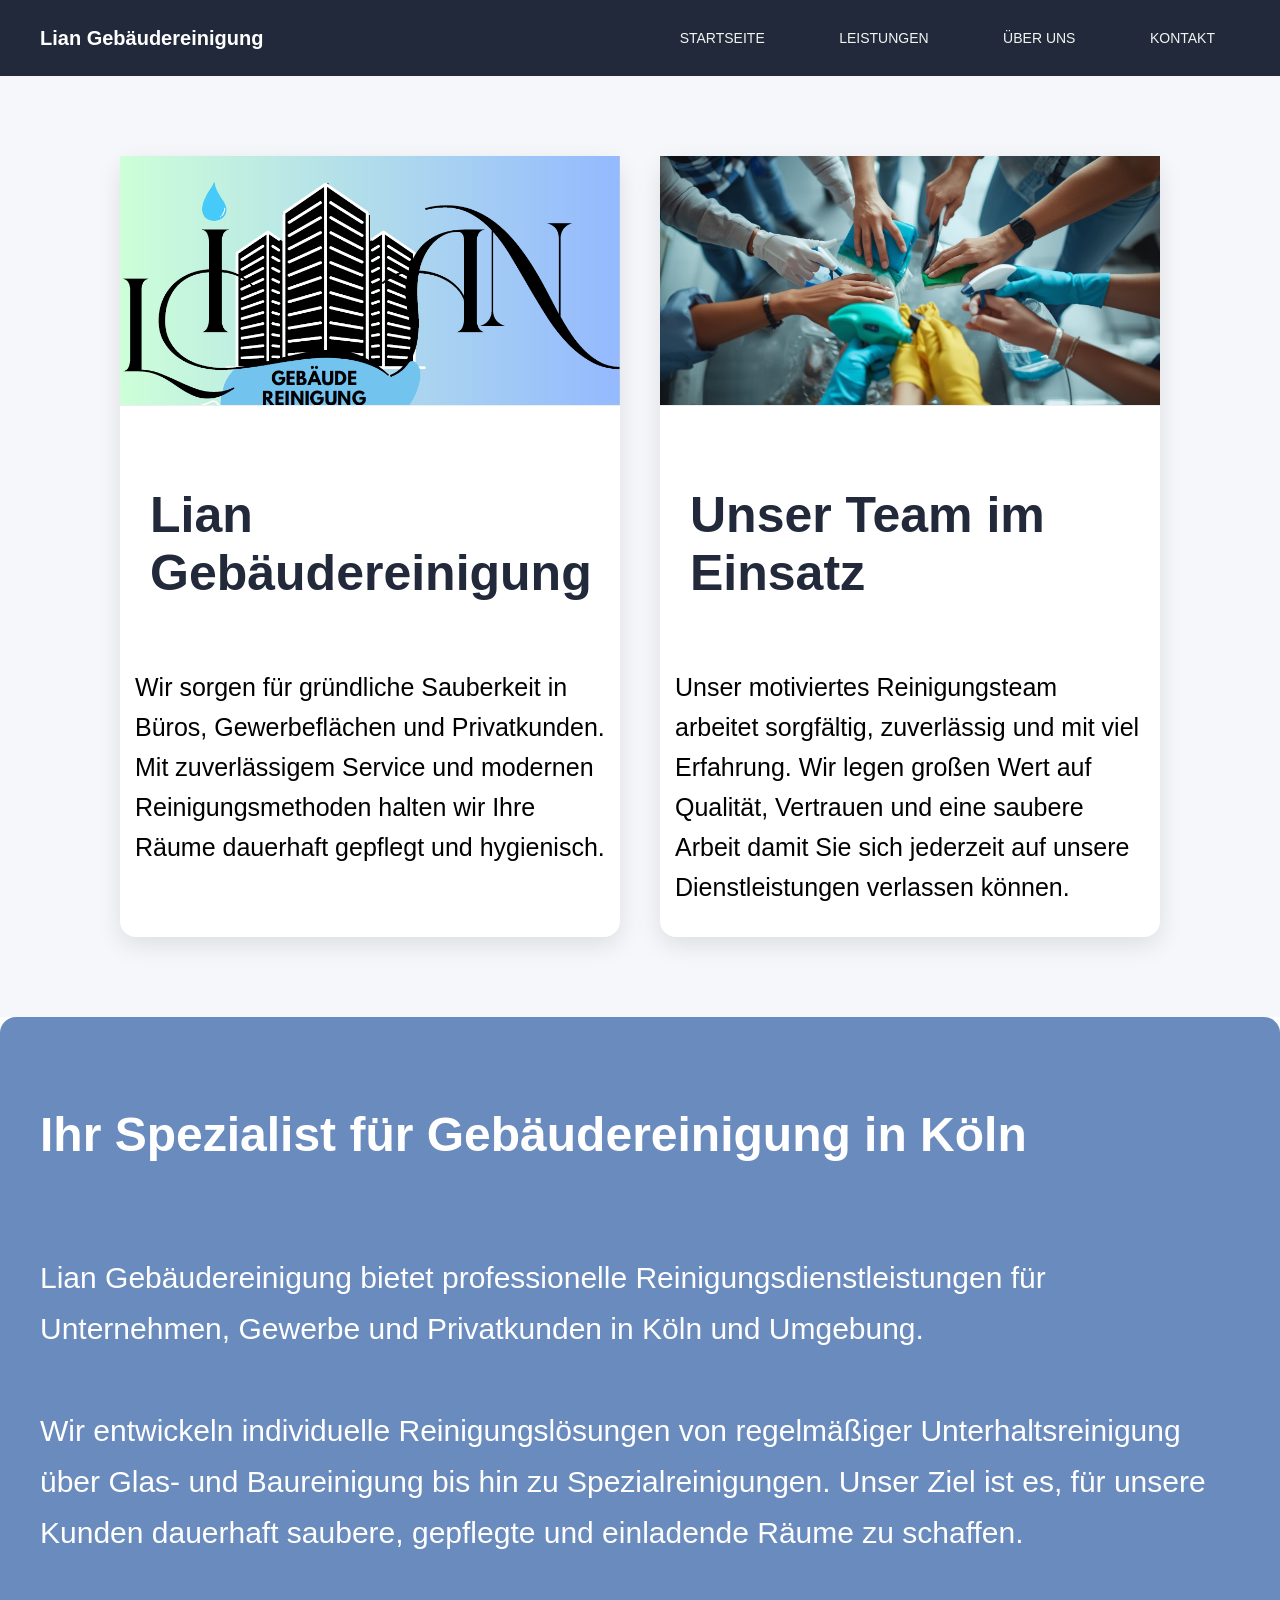
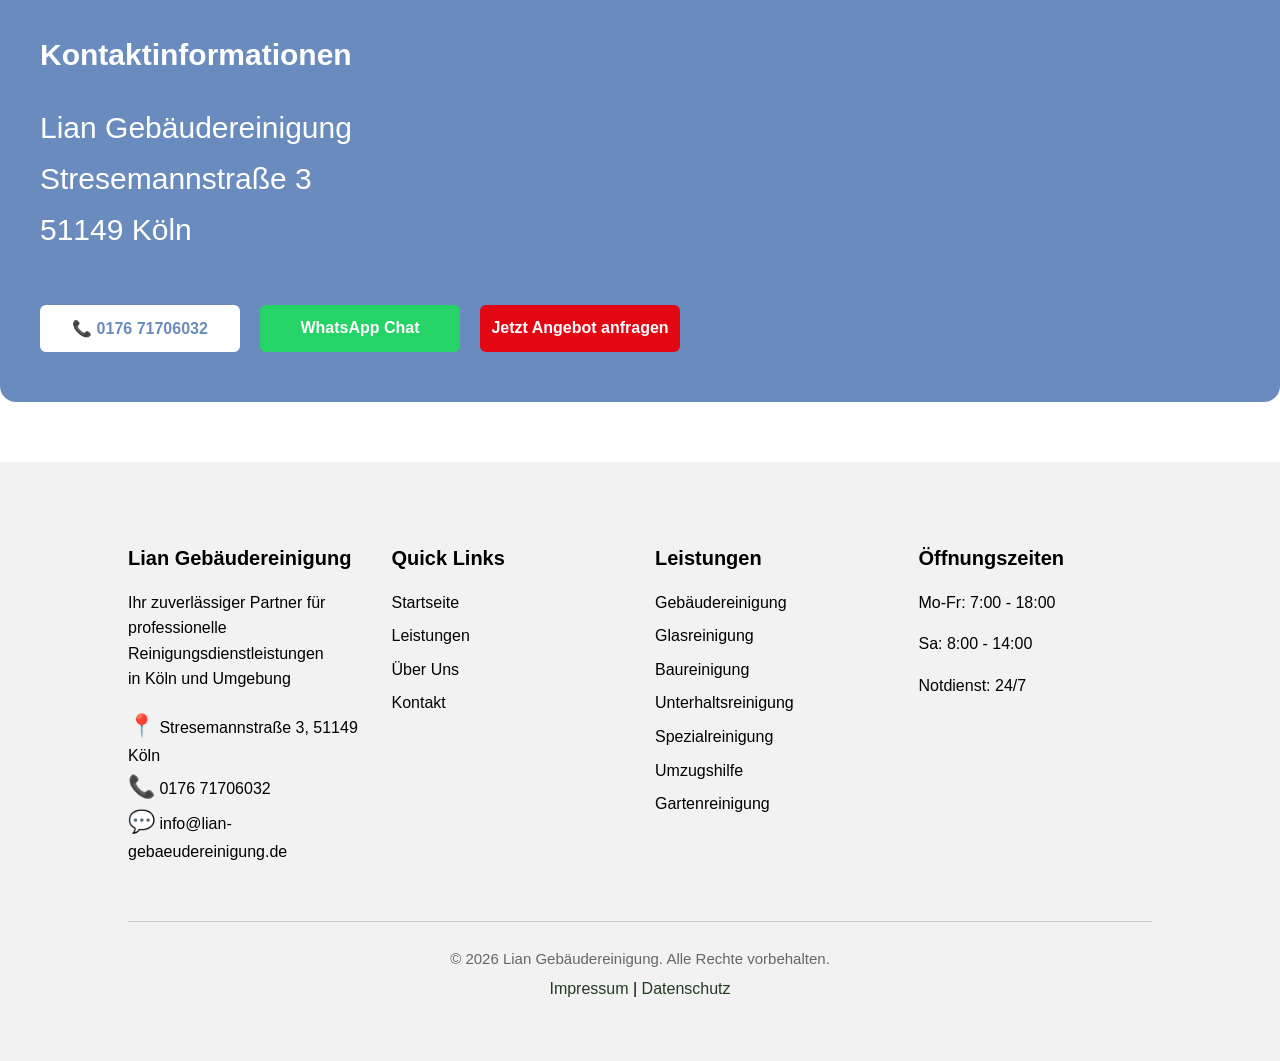
<file: index.html>
<!DOCTYPE html>
<html lang="de">
<head>
<meta charset="UTF-8">
<meta name="viewport" content="width=device-width, initial-scale=1.0">
<title>Lian Gebäudereinigung</title>
<meta name="description" content="Professionelle Gebäudereinigung in Köln für Unternehmen, Praxen, Kindergärten und Privatkunden.">
<meta name="keywords" content="Gebäudereinigung Köln, Büroreinigung, Praxisreinigung, Kindergärten, Treppenhausreinigung, Glasreinigung, Unterhaltsreinigung">
<link rel="stylesheet" href="/css/web.css">
<script type="application/ld+json">
  {
    "@context": "https://schema.org",
    "@type": "LocalBusiness",
    "name": "Lian Gebäudereinigung",
    "image": "https://www.lian-gebaeudereinigung/images/logo.png",
    "address": {
      "@type": "PostalAddress",
      "streetAddress": "Stresemannstraße 3",
      "addressLocality": "Köln",
      "postalCode": "51149",
      "addressCountry": "DE"
    },
    "telephone": "+4917671706032",
    "email": "info@lian-gebaeudereinigung.de",
    "openingHours": "Mo-Fr 07:00-18:00, Sa 08:00-14:00",
    "url": "https://www.lian-gebaeudereinigung.de"
    ]
  }
  </script>
</head>
<body>

<!-- NAVBAR -->
<header class="navbar">
  <a href="index.html" class="logo">Lian Gebäudereinigung</a>
  <nav>
    <a href="/" class="active">STARTSEITE</a>
    <a href="/leistungen/">LEISTUNGEN</a>
    <a href="/ueber-uns/">ÜBER UNS</a>
    <a href="/kontakt/">KONTAKT</a>
</nav>
</header>

<!-- HERO SECTION mit Gebäudereinigung + Team nebeneinander -->
<section class="hero">
  <div class="hero-container">
    <div class="highlight-card">
      <div class="highlight-image">
        <img src="images/Logo.png" alt="Gebäudereinigung">
      </div>
      <div class="highlight-text">
        <h3>Lian Gebäudereinigung</h3>
        <p>
          Wir sorgen für gründliche Sauberkeit in Büros, Gewerbeflächen und Privatkunden. 
          Mit zuverlässigem Service und modernen Reinigungsmethoden halten wir Ihre Räume 
          dauerhaft gepflegt und hygienisch.
          </p>
      </div>
    </div>

    <!-- Team Highlight -->
    <div class="team-card highlight-card">
      <div class="highlight-image">
        <img src="images/Team-Work.png" alt="Unser Reinigungsteam">
      </div>
      <div class="highlight-text">
        <h3>Unser Team im Einsatz</h3>
        <p>Unser motiviertes Reinigungsteam arbeitet sorgfältig, zuverlässig und mit viel 
          Erfahrung. Wir legen großen Wert auf Qualität, Vertrauen und eine saubere Arbeit
          damit Sie sich jederzeit auf unsere Dienstleistungen verlassen können.</p>
      </div>
    </div>

  </div>
</section>

<!-- INFO SECTION -->
<section class="info">
  <h1>Ihr Spezialist für Gebäudereinigung in Köln</h1>  
  <p>
    Lian Gebäudereinigung bietet professionelle Reinigungsdienstleistungen 
    für Unternehmen, Gewerbe und Privatkunden in Köln und Umgebung.<br><br>

    Wir entwickeln individuelle Reinigungslösungen von regelmäßiger 
    Unterhaltsreinigung über Glas- und Baureinigung bis hin zu 
    Spezialreinigungen. Unser Ziel ist es, für unsere Kunden dauerhaft saubere, gepflegte 
    und einladende Räume zu schaffen.
  </p>
  
  <h2>Kontaktinformationen</h2>
  <p class="address">
    Lian Gebäudereinigung <br>
    Stresemannstraße 3 <br>
    51149 Köln
  </p>

  <div class="contact-buttons">
    <a href="tel:+4917671706032" class="phone">📞 0176 71706032</a>
    <a href="https://wa.me/4917671706032" class="whatsapp">WhatsApp Chat</a>
    <a href="kontakt/" class="btn-primary">Jetzt Angebot anfragen</a>
  </div>
</section>

<!-- FOOTER -->
<link rel="stylesheet" href="/css/Footerstyle.css">
<div id="footer-placeholder"></div>
<script src="script.js"></script>

</body>
</html>
</file>
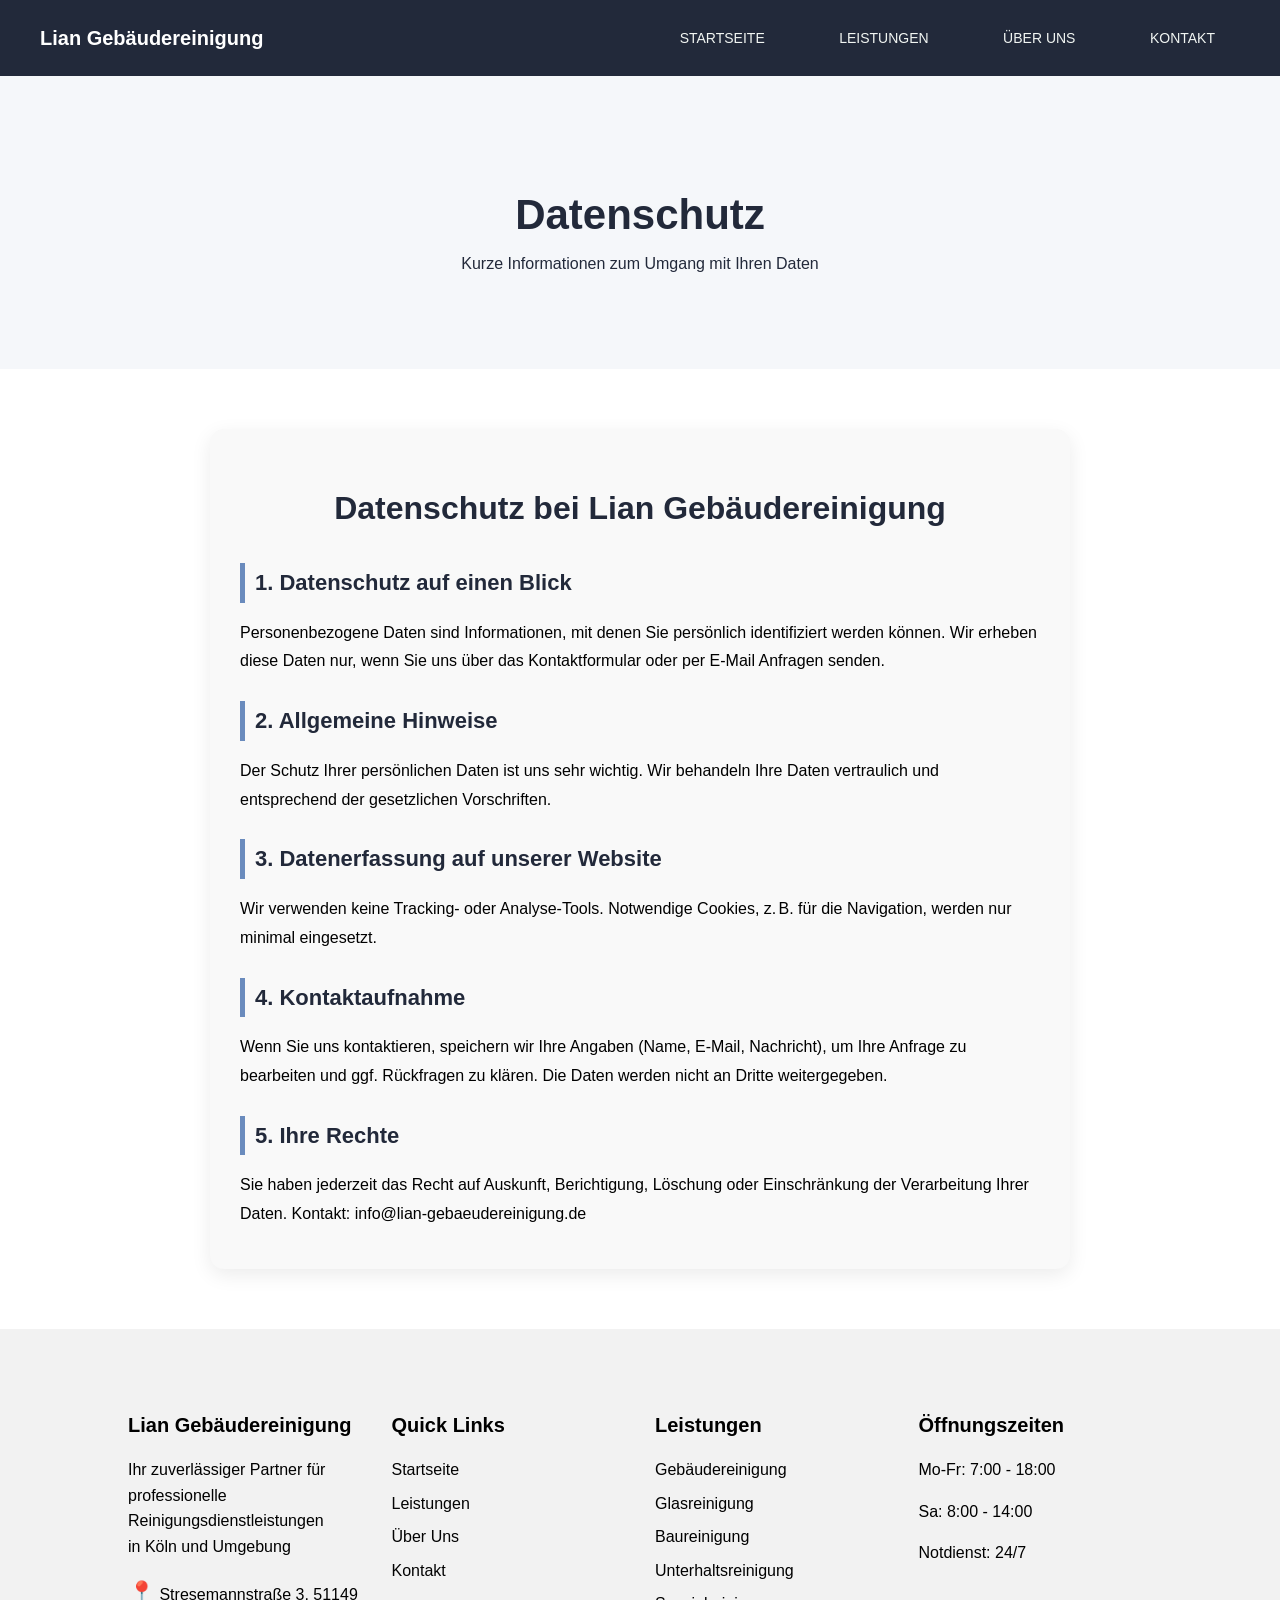
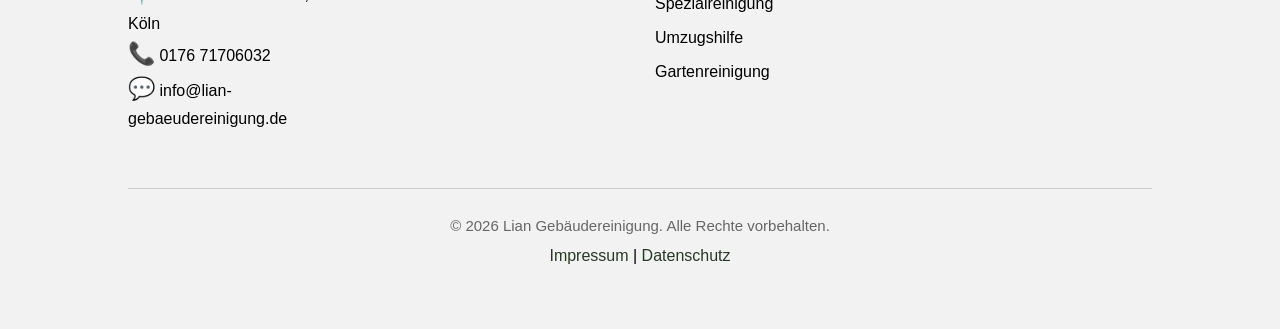
<file: datenschutz/index.html>
<!DOCTYPE html>
<html lang="de">
<head>
  <meta charset="UTF-8">
  <meta name="viewport" content="width=device-width, initial-scale=1.0">
  <title>Datenschutz - Lian Gebäudereinigung</title>
  <link rel="stylesheet" href="/css/web.css">
  <style>
    .datenschutz-container {
      max-width: 900px;
      margin: 60px auto;
      padding: 0 20px;
      color: #333;
      font-size: 16px;
      line-height: 1.8;
    }
    .datenschutz-container h2 {
      font-size: 32px;
      color: #22293A;
      margin-bottom: 25px;
      text-align: center;
      font-weight: 600;
    }
    .datenschutz-container h3 {
      font-size: 22px;
      color: #22293A;
      margin-top: 25px;
      margin-bottom: 10px;
      border-left: 5px solid #6A8BBD;
      padding-left: 10px;
    }
    .datenschutz-container p, .datenschutz-container ul, .datenschutz-container a {
      font-size: 16px;
      color: #000000;
      margin-bottom: 15px;
      text-decoration: none;
    }
    .datenschutz-container a:hover {
      color: #6A8BBD;
      text-decoration: underline;
    }
    .datenschutz-box {
      background: #f9f9f9;
      padding: 25px 30px;
      border-radius: 14px;
      box-shadow: 0 6px 20px rgba(0,0,0,0.08);
      margin-bottom: 30px;
    }
  </style>
</head>
<body>

<header class="navbar">
  <a href="/" class="logo">Lian Gebäudereinigung</a>
  <nav>
    <a href="/">STARTSEITE</a>
    <a href="/leistungen/">LEISTUNGEN</a>
    <a href="/ueber-uns/">ÜBER UNS</a>
    <a href="/kontakt/">KONTAKT</a>
</nav>
</header>

<section class="hero">
  <h1>Datenschutz</h1>
  <p>Kurze Informationen zum Umgang mit Ihren Daten</p>
</section>

<section class="datenschutz-container">
  <div class="datenschutz-box">
    <h2>Datenschutz bei Lian Gebäudereinigung</h2>

    <h3>1. Datenschutz auf einen Blick</h3>
    <p>
      Personenbezogene Daten sind Informationen, mit denen Sie persönlich identifiziert werden können. 
      Wir erheben diese Daten nur, wenn Sie uns über das Kontaktformular oder per E-Mail Anfragen senden.
    </p>

    <h3>2. Allgemeine Hinweise</h3>
    <p>
      Der Schutz Ihrer persönlichen Daten ist uns sehr wichtig. Wir behandeln Ihre Daten vertraulich und entsprechend der gesetzlichen Vorschriften.
    </p>

    <h3>3. Datenerfassung auf unserer Website</h3>
    <p>
      Wir verwenden keine Tracking- oder Analyse-Tools. Notwendige Cookies, z. B. für die Navigation, werden nur minimal eingesetzt.
    </p>

    <h3>4. Kontaktaufnahme</h3>
    <p>
      Wenn Sie uns kontaktieren, speichern wir Ihre Angaben (Name, E-Mail, Nachricht), um Ihre Anfrage zu bearbeiten und ggf. Rückfragen zu klären. 
      Die Daten werden nicht an Dritte weitergegeben.
    </p>

    <h3>5. Ihre Rechte</h3>
    <p>
      Sie haben jederzeit das Recht auf Auskunft, Berichtigung, Löschung oder Einschränkung der Verarbeitung Ihrer Daten. 
      Kontakt: <a href="mailto:info@lian-gebaeudereinigung.de">info@lian-gebaeudereinigung.de</a>
    </p>
  </div>
</section>

<link rel="stylesheet" href="/css/Footerstyle.css">
<div id="footer-placeholder"></div>
<script src="/script.js?v=3" defer></script>

</body>
</html>
</file>
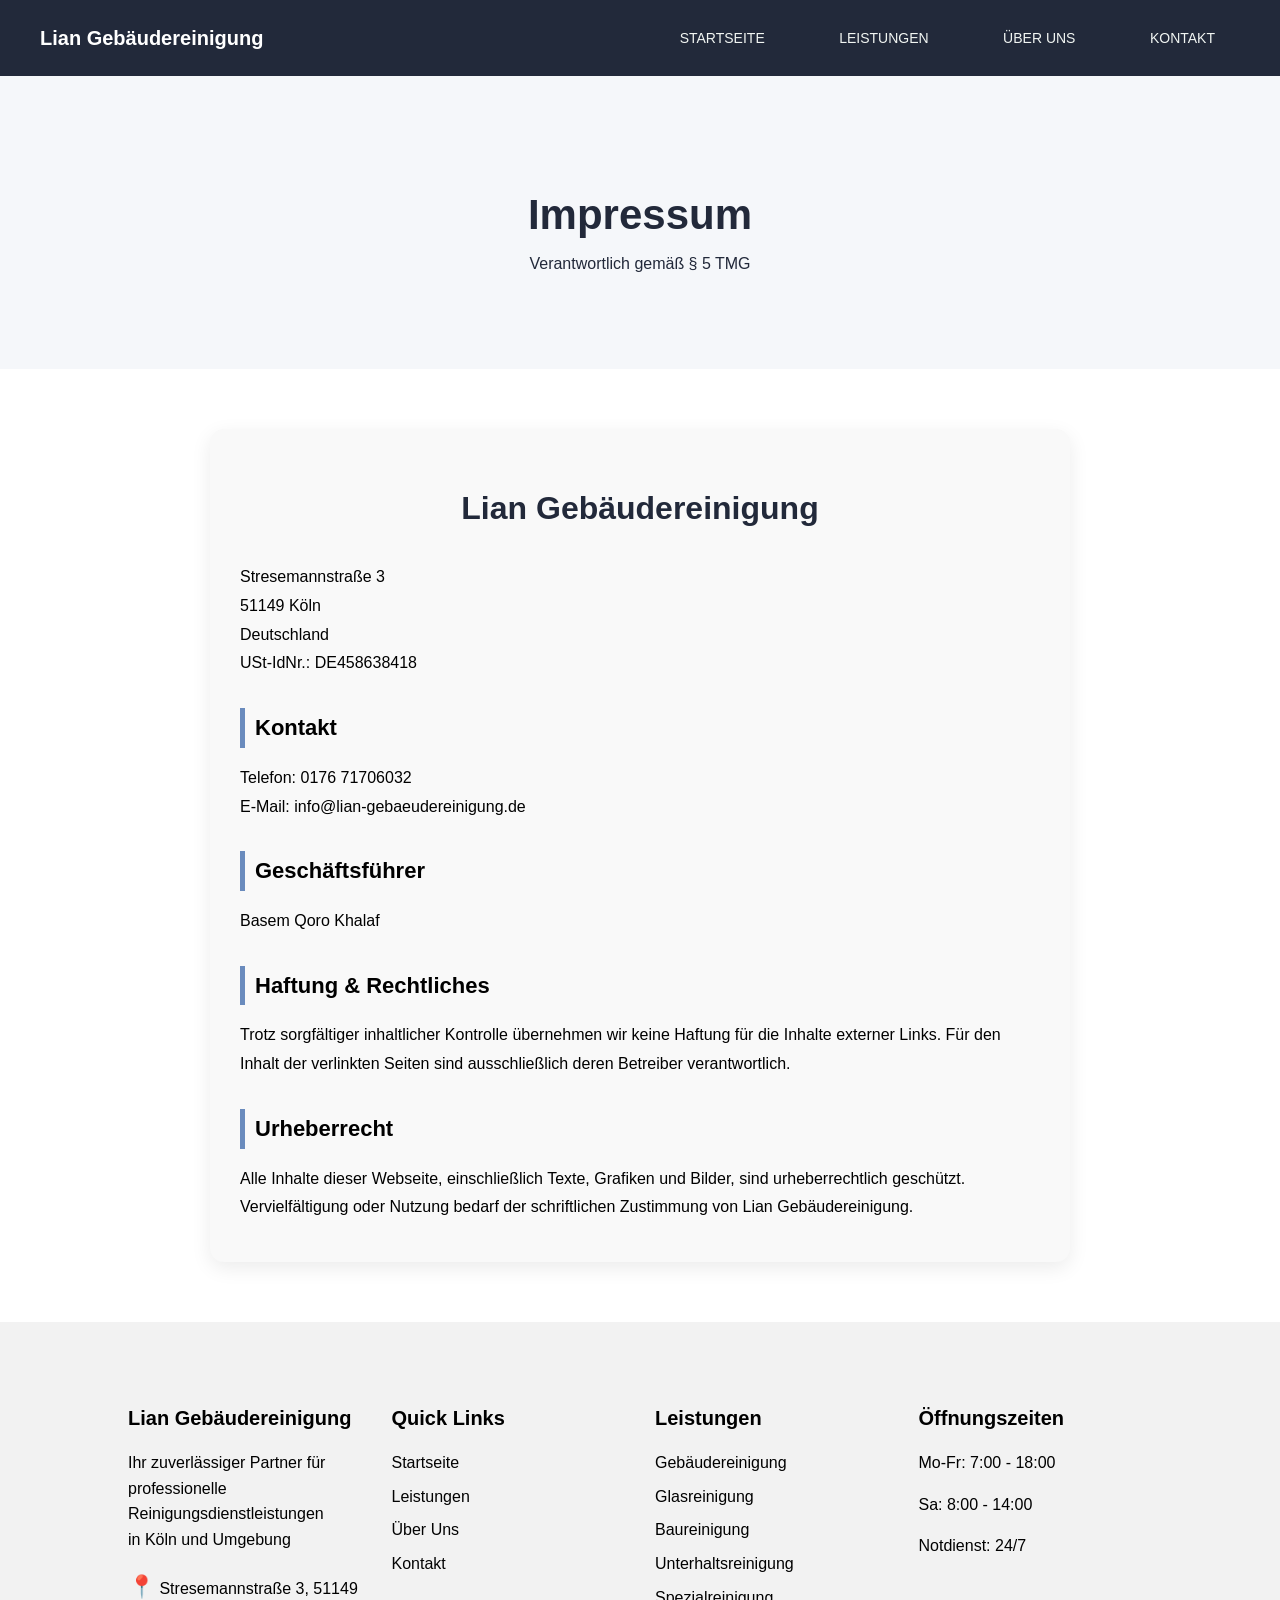
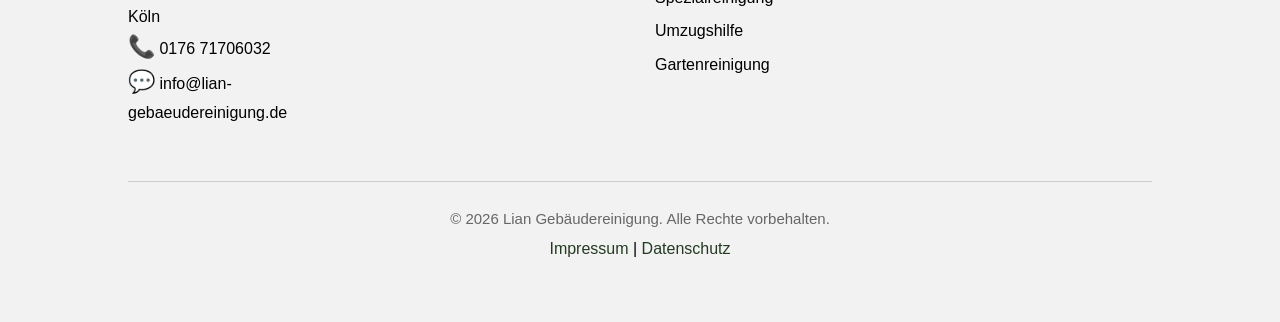
<file: impressum/index.html>
<!DOCTYPE html>
<html lang="de">
<head>
  <meta charset="UTF-8">
  <meta name="viewport" content="width=device-width, initial-scale=1.0">
  <title>Impressum - Lian Gebäudereinigung</title>
  <link rel="stylesheet" href="/css/web.css">
  <style>
    /* ===== IMPRESSUM SPEZIFISCH ===== */
    .impressum-container {
      max-width: 900px;
      margin: 60px auto;
      padding: 0 20px;
      color: #7a0f0f;
      font-size: 16px;
      line-height: 1.8;
    }
    .impressum-container h2 {
      font-size: 32px;
      color: #22293a;
      margin-bottom: 25px;
      text-align: center;
      font-weight: 600;
    }
    .impressum-container h3 {
      font-size: 22px;
      color: #000000;
      margin-top: 30px;
      margin-bottom: 10px;
      border-left: 5px solid #6A8BBD;
      padding-left: 10px;
    }
    .impressum-container p, 
    .impressum-container a {
      font-size: 16px;
      color: #000000;
      margin-bottom: 15px;
      text-decoration: none;
    }
    .impressum-container a:hover {
      color: #6A8BBD;
      text-decoration: underline;
    }
    /* Box für Inhalte */
    .impressum-box {
      background: #f9f9f9;
      padding: 25px 30px;
      border-radius: 14px;
      box-shadow: 0 6px 20px rgba(0,0,0,0.08);
      margin-bottom: 30px;
      transition: transform 0.3s ease, box-shadow 0.3s ease;
    }
    .impressum-box:hover {
      transform: translateY(-3px);
      box-shadow: 0 12px 30px rgba(0,0,0,0.12);
    }
  </style>
</head>
<body>

<!-- ===== NAVBAR ===== -->
<header class="navbar">
  <a href="/" class="logo">Lian Gebäudereinigung</a>
  <nav>
    <a href="/">STARTSEITE</a>
    <a href="/leistungen/">LEISTUNGEN</a>
    <a href="/ueber-uns/">ÜBER UNS</a>
    <a href="/kontakt/">KONTAKT</a>
  </nav>
</header>

<!-- ===== HERO ===== -->
<section class="hero">
  <h1>Impressum</h1>
  <p>Verantwortlich gemäß § 5 TMG</p>
</section>

<!-- ===== IMPRESSUM CONTENT ===== -->
<section class="impressum-container">

  <div class="impressum-box">
    <h2>Lian Gebäudereinigung</h2>
    <p>
      Stresemannstraße 3<br>
      51149 Köln<br>
      Deutschland<br>
      USt-IdNr.: DE458638418
    </p>

    <h3>Kontakt</h3>
    <p>
      Telefon: <a href="tel:017671706032">0176 71706032</a><br>
      E-Mail: <a href="mailto:info@lian-gebaeudereinigung.de">info@lian-gebaeudereinigung.de</a>
    </p>

    <h3>Geschäftsführer</h3>
    <p>Basem Qoro Khalaf</p>

    <h3>Haftung & Rechtliches</h3>
    <p>
      Trotz sorgfältiger inhaltlicher Kontrolle übernehmen wir keine Haftung für die Inhalte externer Links. 
      Für den Inhalt der verlinkten Seiten sind ausschließlich deren Betreiber verantwortlich.
    </p>

    <h3>Urheberrecht</h3>
    <p>
      Alle Inhalte dieser Webseite, einschließlich Texte, Grafiken und Bilder, sind urheberrechtlich geschützt.
      Vervielfältigung oder Nutzung bedarf der schriftlichen Zustimmung von Lian Gebäudereinigung.
    </p>
  </div>

</section>

<!-- ===== FOOTER ===== -->
<link rel="stylesheet" href="/css/Footerstyle.css">
<div id="footer-placeholder"></div>
<script src="/script.js?v=3" defer></script>

</body>
</html>
</file>
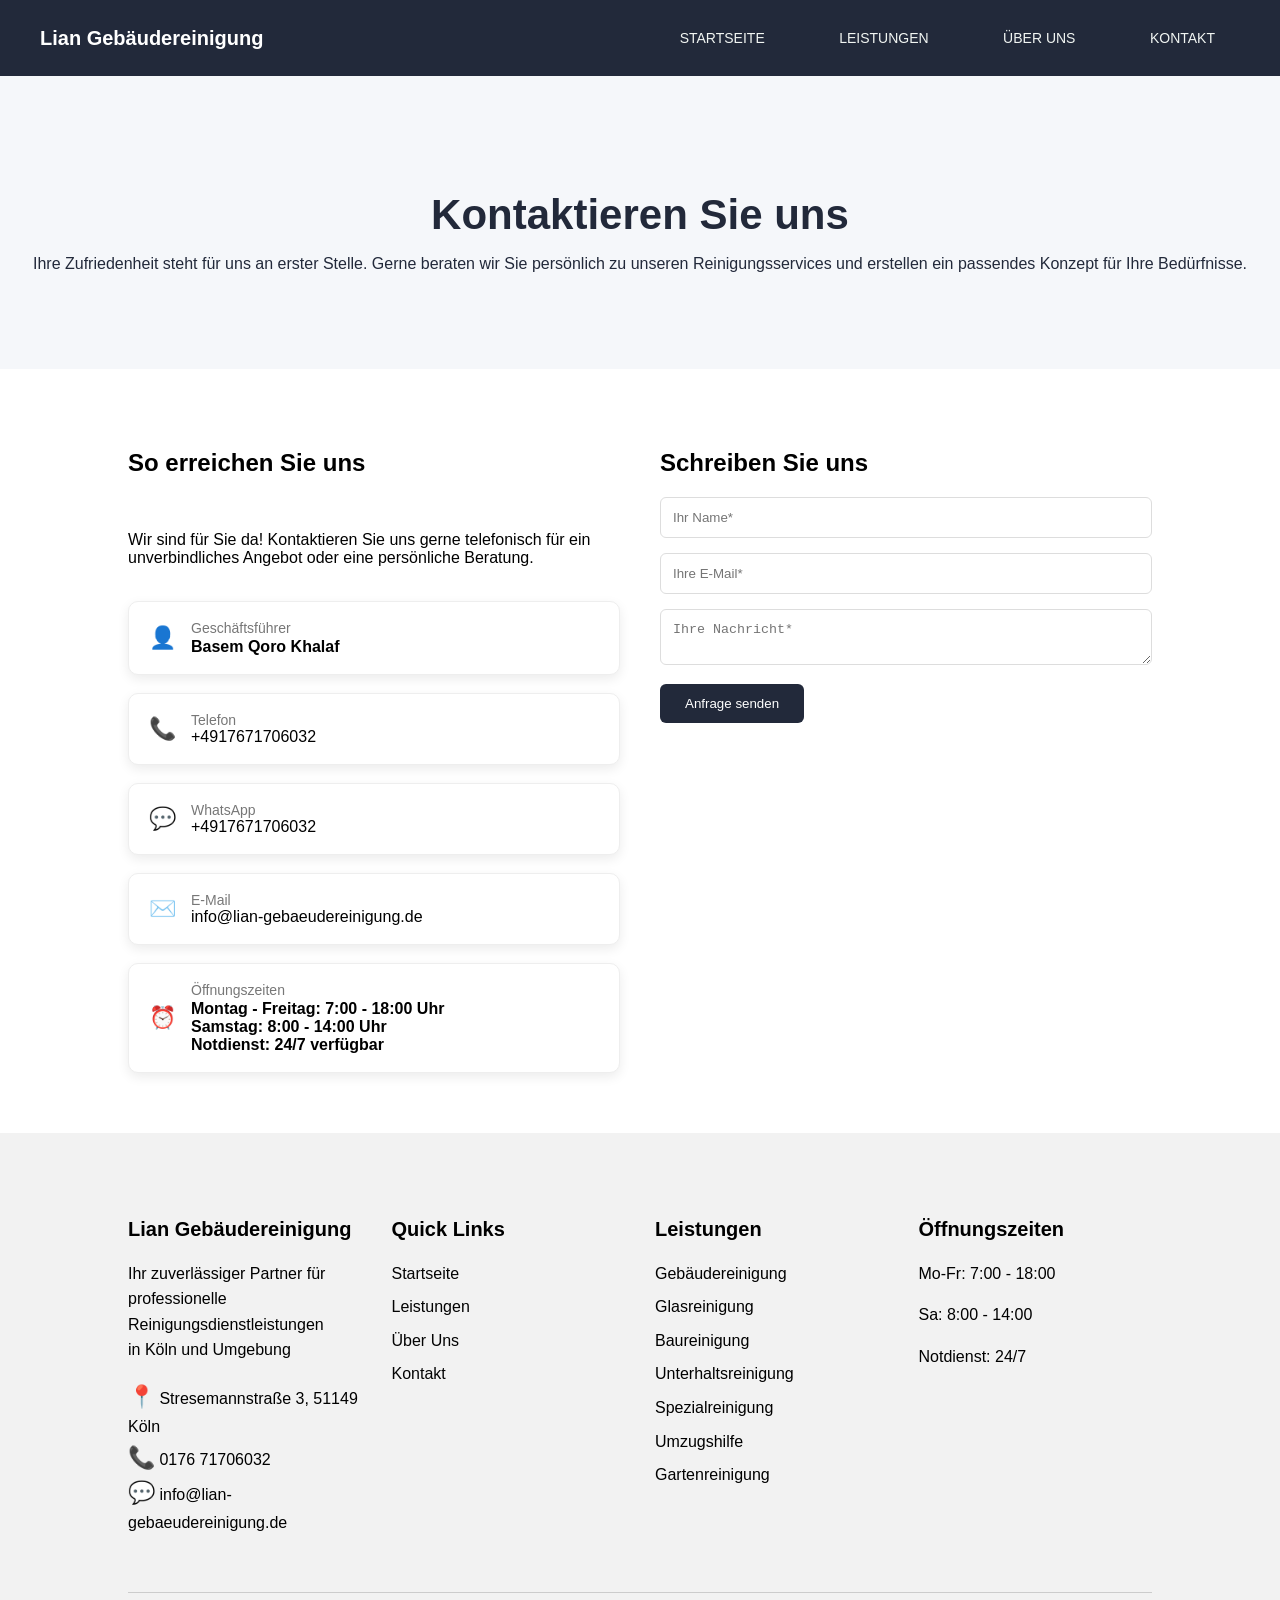
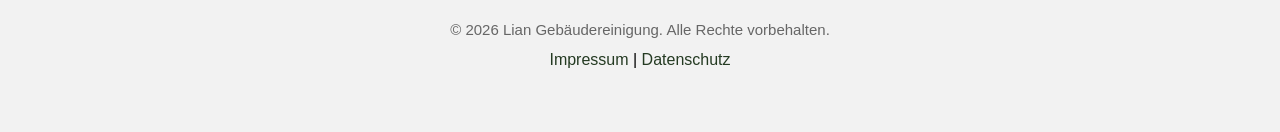
<file: kontakt/index.html>
<!DOCTYPE html>
<html lang="de">
<head>
  <meta charset="UTF-8">
  <meta name="viewport" content="width=device-width, initial-scale=1.0">
  <title>Gebäudereinigung Services - Kontakt</title>
  <link rel="stylesheet" href="/css/web.css">
</head>
<body>

<header class="navbar">
  <a href="/" class="logo">Lian Gebäudereinigung</a>
    <nav>
        <a href="/">STARTSEITE</a>
        <a href="/leistungen/">LEISTUNGEN</a>
        <a href="/ueber-uns/">ÜBER UNS</a>
        <a href="/kontakt/">KONTAKT</a>
    </nav>
</header>

 <!-- ====== HERO RED SECTION ====== -->
<section class="hero">
  <h1>Kontaktieren Sie uns</h1>
  <p>Ihre Zufriedenheit steht für uns an erster Stelle. 
    Gerne beraten wir Sie persönlich zu unseren Reinigungsservices und erstellen ein passendes Konzept für Ihre Bedürfnisse.</p>
</section>

<!-- ====== CONTACT SECTION ====== -->
<section class="contact-container">

  <!-- LEFT SIDE -->
  <div class="contact-left">
      <h2>So erreichen Sie uns</h2>
      <p>
          Wir sind für Sie da! Kontaktieren Sie uns gerne telefonisch 
          für ein unverbindliches Angebot oder eine persönliche Beratung.
      </p>
      <div class="contact-info">
          

  <div class="info-card">
      <span class="icon">👤</span>
      <div>
          <p class="label">Geschäftsführer</p>
          <h4>Basem Qoro Khalaf</h4>
      </div>
  </div>

  <div class="info-card ">
      <span class="icon">📞</span>
      <div>
          <p class="label">Telefon</p>
          <a href="tel:+4917671706032" class="contact-link">
            +4917671706032
</a>
      </div>
  </div>

  <div class="info-card">
      <span class="icon">💬</span>
      <div>
          <p class="label">WhatsApp</p>
      
       <a href="https://wa.me/4917671706032" target="_blank" class="phone-link">
          
        +4917671706032
          </a>
      </div>
  </div>

  <div class="info-card">
      <span class="icon">✉️</span>
      <div>
          <p class="label">E-Mail</p>
          <a href="mailto:info@lian-gebaeudereinigung.de" class="email-link">
            info@lian-gebaeudereinigung.de
          </a>
      </div>
  </div>

</div>
<div class="info-card">
  <span class="icon">⏰</span>
  <div>
      <p class="label">Öffnungszeiten</p>
      <h4>
          Montag - Freitag: 7:00 - 18:00 Uhr<br>
          Samstag: 8:00 - 14:00 Uhr<br>
          Notdienst: 24/7 verfügbar
      </h4>
  </div>
</div>
  </div>
  <div class="contact-right">
    <h2>Schreiben Sie uns</h2>
    <form id="contact-form" action="/sendmail.php" method="post">
      <input type="text" name="name" placeholder="Ihr Name*" required>
      <input type="email" name="email" placeholder="Ihre E-Mail*" required>
      <textarea name="message" placeholder="Ihre Nachricht*" required></textarea>

      <button type="submit">Anfrage senden</button>
    </form>
    <div id="form-message"></div>
  </div>
</div>
</section>
 <!-- Footer einfügen -->
<link rel="stylesheet" href="/css/Footerstyle.css">
<div id="footer-placeholder"></div>
<script src="/script.js?v=3" defer></script>
</body>
</html>
</file>
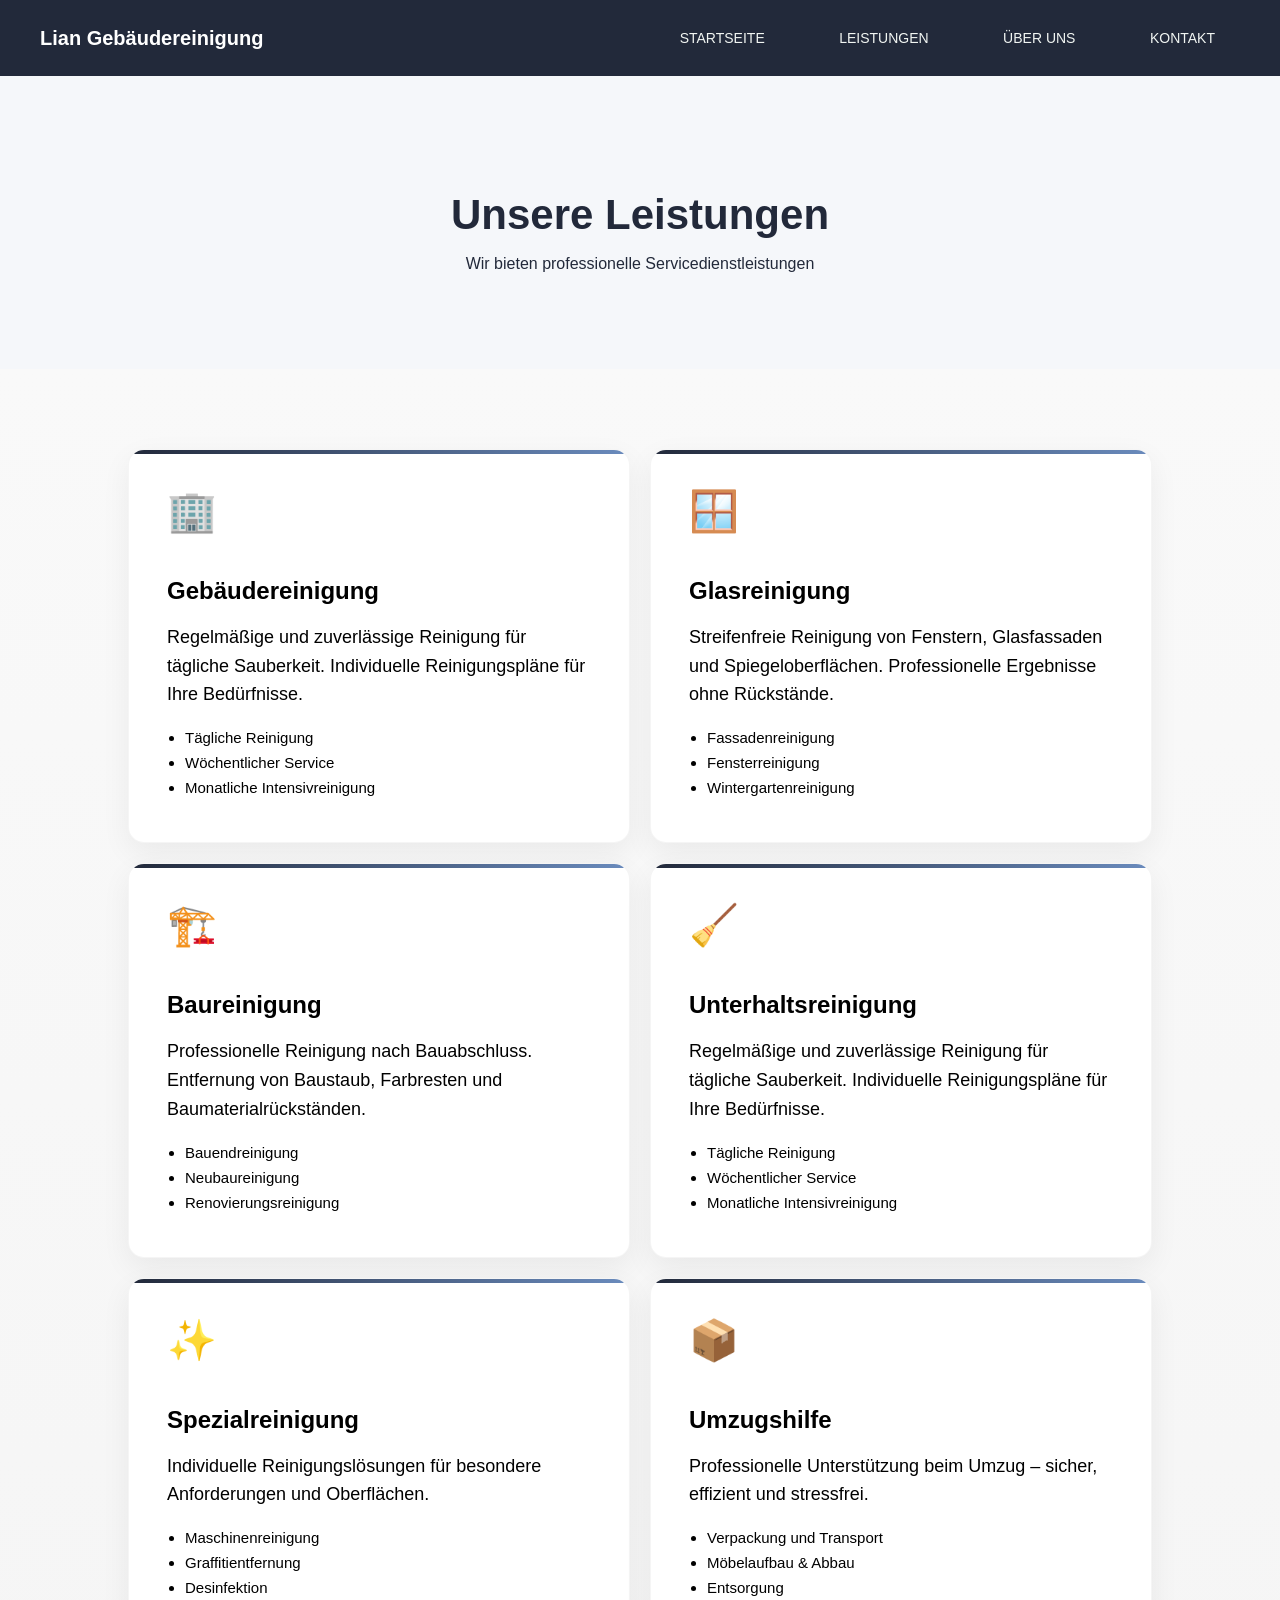
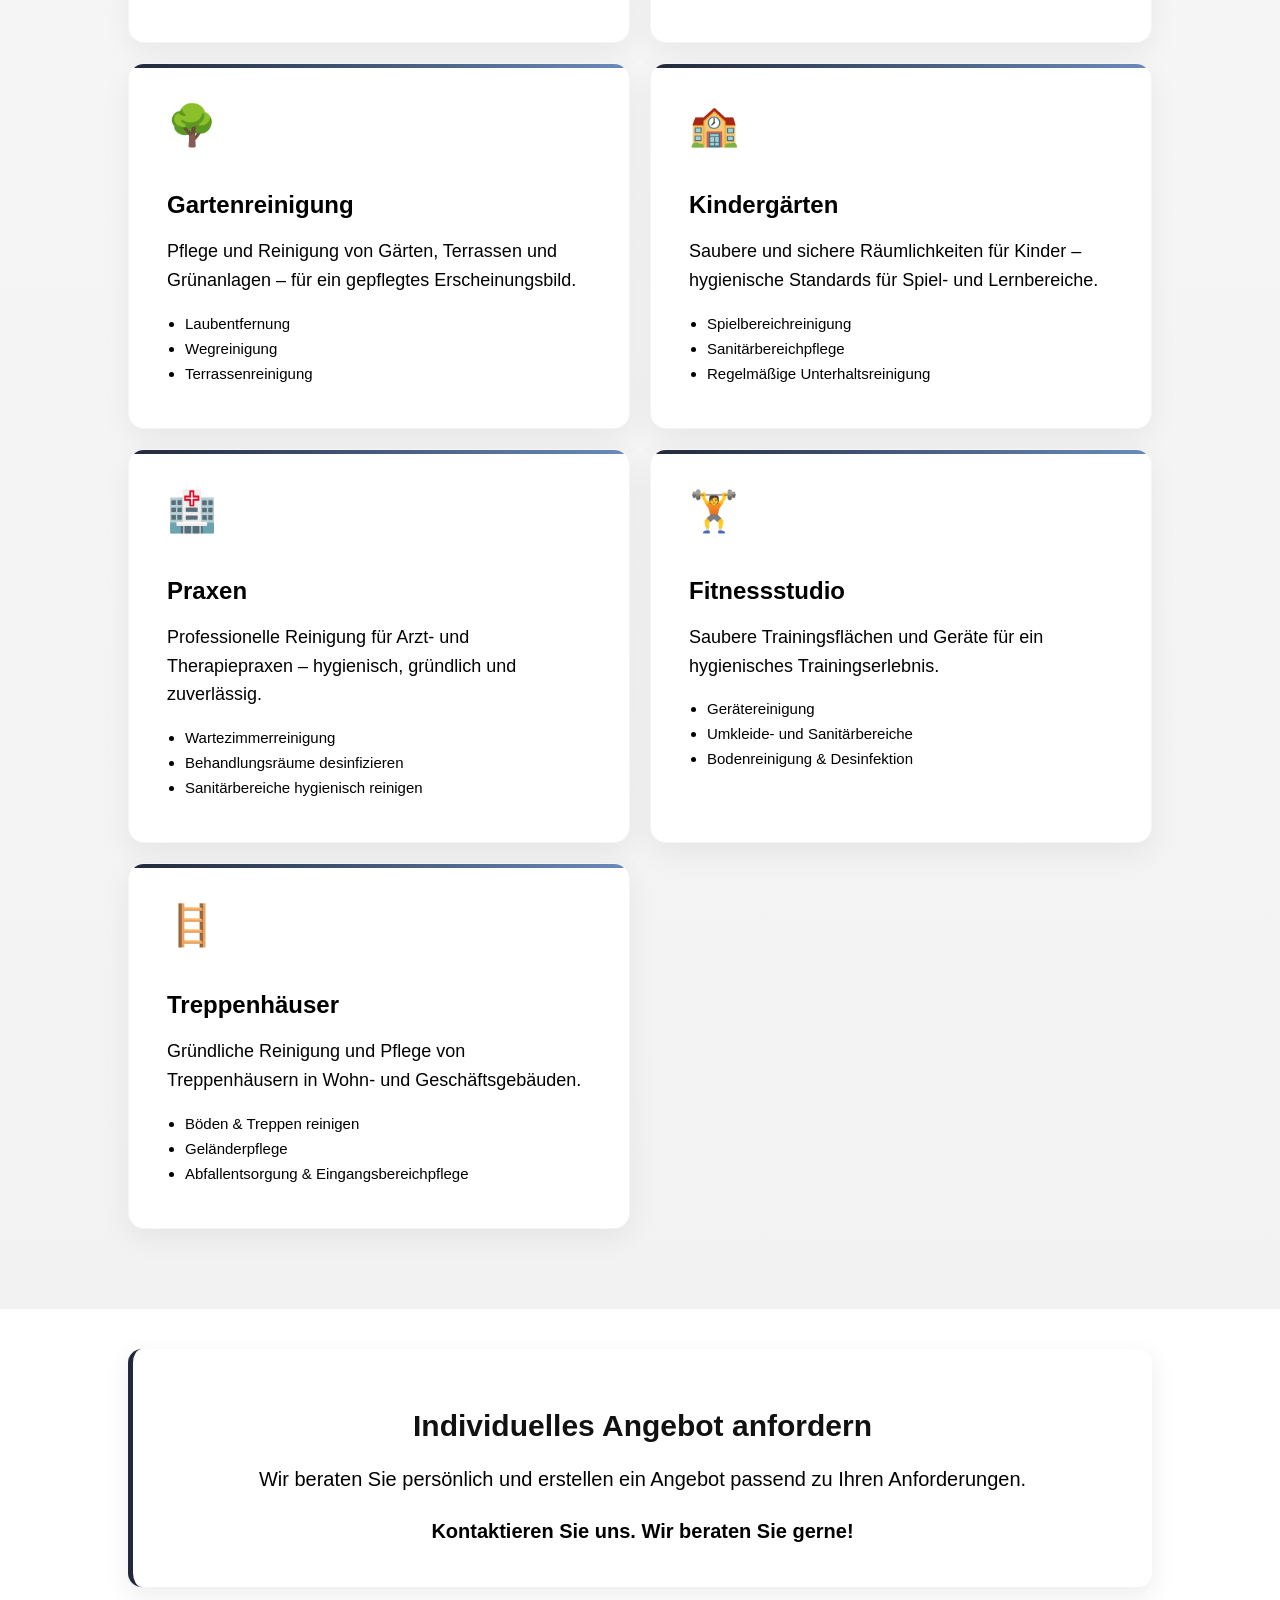
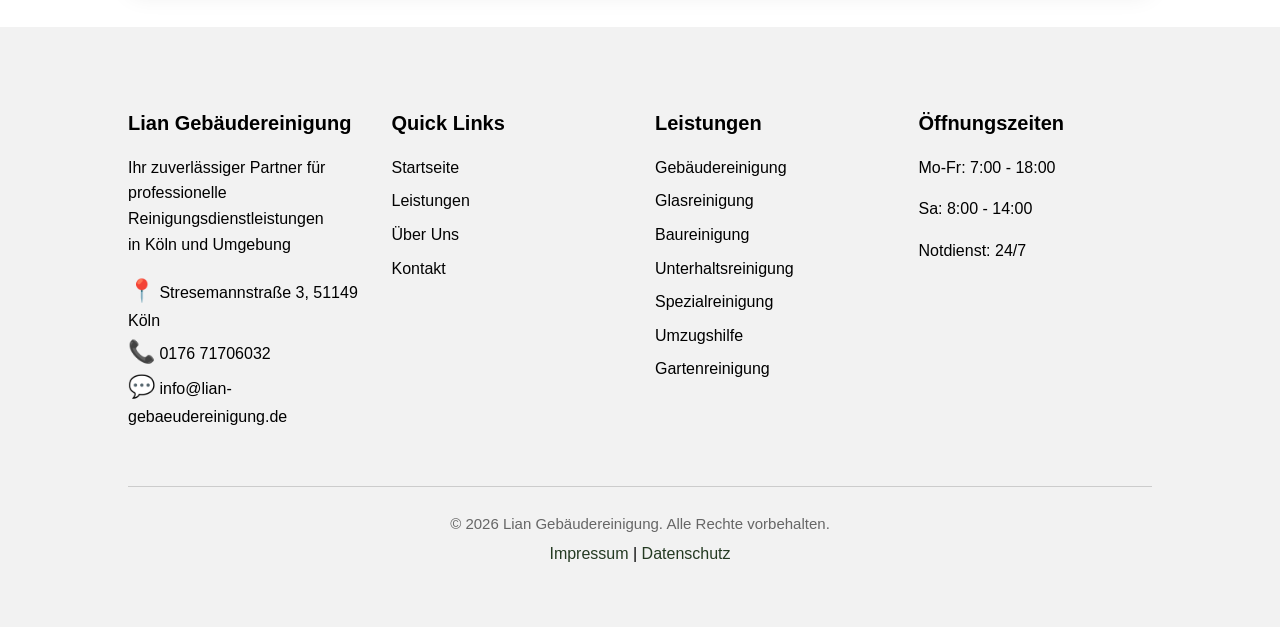
<file: leistungen/index.html>
<!DOCTYPE html>
<html lang="de">
<head>
  <meta charset="UTF-8">
  <meta name="viewport" content="width=device-width, initial-scale=1.0">
  <title>Gebäudereinigung Services - Leistungen</title>
  <link rel="stylesheet" href="/css/web.css">
</head>
<body>

  <!-- ===== NAVBAR ===== -->
  <header class="navbar">
    <a href="/" class="logo">Lian Gebäudereinigung</a>
    <nav>
      <a href="/">STARTSEITE</a>
      <a href="/leistungen/">LEISTUNGEN</a>
      <a href="/ueber-uns/">ÜBER UNS</a>
      <a href="/kontakt/">KONTAKT</a>
  </nav>
</header>

  <!-- ===== HERO ===== -->
  <section class="hero">
    <h1>Unsere Leistungen</h1>
    <p>Wir bieten professionelle Servicedienstleistungen</p>
  </section>

  <!-- ===== SERVICES SECTION ===== -->
  <section class="services-container">
  <div class="service-card">
    <span class="icon">🏢</span>
    <div class="card-content">
      <h3>Gebäudereinigung</h3>
      <p>Regelmäßige und zuverlässige Reinigung für tägliche Sauberkeit. Individuelle Reinigungspläne für Ihre Bedürfnisse.</p>
      <ul>
        <li>Tägliche Reinigung</li>
        <li>Wöchentlicher Service</li>
        <li>Monatliche Intensivreinigung</li>
      </ul>
    </div>
  </div>
  <div class="service-card">
    <span class="icon">🪟</span>
    <div class="card-content">
      <h3>Glasreinigung</h3>
      <p>Streifenfreie Reinigung von Fenstern, Glasfassaden und Spiegeloberflächen. Professionelle Ergebnisse ohne Rückstände.</p>
      <ul>
        <li>Fassadenreinigung</li>
        <li>Fensterreinigung</li>
        <li>Wintergartenreinigung</li>
      </ul>
    </div>
  </div>
  <div class="service-card">
    <span class="icon">🏗️</span>
    <div class="card-content">
      <h3>Baureinigung</h3>
      <p>Professionelle Reinigung nach Bauabschluss. Entfernung von Baustaub, Farbresten und Baumaterialrückständen.</p>
      <ul>
        <li>Bauendreinigung</li>
        <li>Neubaureinigung</li>
        <li>Renovierungsreinigung</li>
      </ul>
    </div>
  </div>
  <div class="service-card">
    <span class="icon">🧹</span>
    <div class="card-content">
      <h3>Unterhaltsreinigung</h3>
      <p>Regelmäßige und zuverlässige Reinigung für tägliche Sauberkeit. Individuelle Reinigungspläne für Ihre Bedürfnisse.</p>
      <ul>
        <li>Tägliche Reinigung</li>
        <li>Wöchentlicher Service</li>
        <li>Monatliche Intensivreinigung</li>
      </ul>
    </div>
  </div>
  <div class="service-card">
    <span class="icon">✨</span>
    <div class="card-content">
      <h3>Spezialreinigung</h3>
      <p>Individuelle Reinigungslösungen für besondere Anforderungen und Oberflächen.</p>
      <ul>
        <li>Maschinenreinigung</li>
        <li>Graffitientfernung</li>
        <li>Desinfektion</li>
      </ul>
    </div>
  </div>
  <div class="service-card">
    <span class="icon">📦</span>
    <div class="card-content">
      <h3>Umzugshilfe</h3>
      <p>Professionelle Unterstützung beim Umzug – sicher, effizient und stressfrei.</p>
      <ul>
        <li>Verpackung und Transport</li>
        <li>Möbelaufbau & Abbau</li>
        <li>Entsorgung</li>
      </ul>
    </div>
  </div>
  <div class="service-card">
    <span class="icon">🌳</span>
    <div class="card-content">
      <h3>Gartenreinigung</h3>
      <p>Pflege und Reinigung von Gärten, Terrassen und Grünanlagen – für ein gepflegtes Erscheinungsbild.</p>
      <ul>
        <li>Laubentfernung</li>
        <li>Wegreinigung</li>
        <li>Terrassenreinigung</li>
      </ul>
    </div>
  </div>
  <div class="service-card">
    <span class="icon">🏫</span>
    <div class="card-content">
      <h3>Kindergärten</h3>
      <p>Saubere und sichere Räumlichkeiten für Kinder – hygienische Standards für Spiel- und Lernbereiche.</p>
      <ul>
        <li>Spielbereichreinigung</li>
        <li>Sanitärbereichpflege</li>
        <li>Regelmäßige Unterhaltsreinigung</li>
      </ul>
    </div>
  </div>

  <!-- Praxen -->
  <div class="service-card">
    <span class="icon">🏥</span>
    <div class="card-content">
      <h3>Praxen</h3>
      <p>Professionelle Reinigung für Arzt- und Therapiepraxen – hygienisch, gründlich und zuverlässig.</p>
      <ul>
        <li>Wartezimmerreinigung</li>
        <li>Behandlungsräume desinfizieren</li>
        <li>Sanitärbereiche hygienisch reinigen</li>
      </ul>
    </div>
  </div>

  <!-- Fitnessstudio -->
  <div class="service-card">
    <span class="icon">🏋️</span>
    <div class="card-content">
      <h3>Fitnessstudio</h3>
      <p>Saubere Trainingsflächen und Geräte für ein hygienisches Trainingserlebnis.</p>
      <ul>
        <li>Gerätereinigung</li>
        <li>Umkleide- und Sanitärbereiche</li>
        <li>Bodenreinigung & Desinfektion</li>
      </ul>
    </div>
  </div>

  <!-- Treppenhäuser -->
  <div class="service-card">
    <span class="icon">🪜</span>
    <div class="card-content">
      <h3>Treppenhäuser</h3>
      <p>Gründliche Reinigung und Pflege von Treppenhäusern in Wohn- und Geschäftsgebäuden.</p>
      <ul>
        <li>Böden & Treppen reinigen</li>
        <li>Geländerpflege</li>
        <li>Abfallentsorgung & Eingangsbereichpflege</li>
      </ul>
    </div>
  </div>
  </section>
  <!-- ===== INFO BOX ===== -->
<section class="info-box">
  <h3>Individuelles Angebot anfordern</h3>
  <p>Wir beraten Sie persönlich und erstellen ein Angebot passend zu Ihren Anforderungen.</p>
  <p><strong>Kontaktieren Sie uns. Wir beraten Sie gerne!</strong></p>
</section>
<!-- Footer einfügen -->
<link rel="stylesheet" href="/css/Footerstyle.css">
<div id="footer-placeholder"></div>
<script src="/script.js?v=3" defer></script>
</body>
</html>
</file>
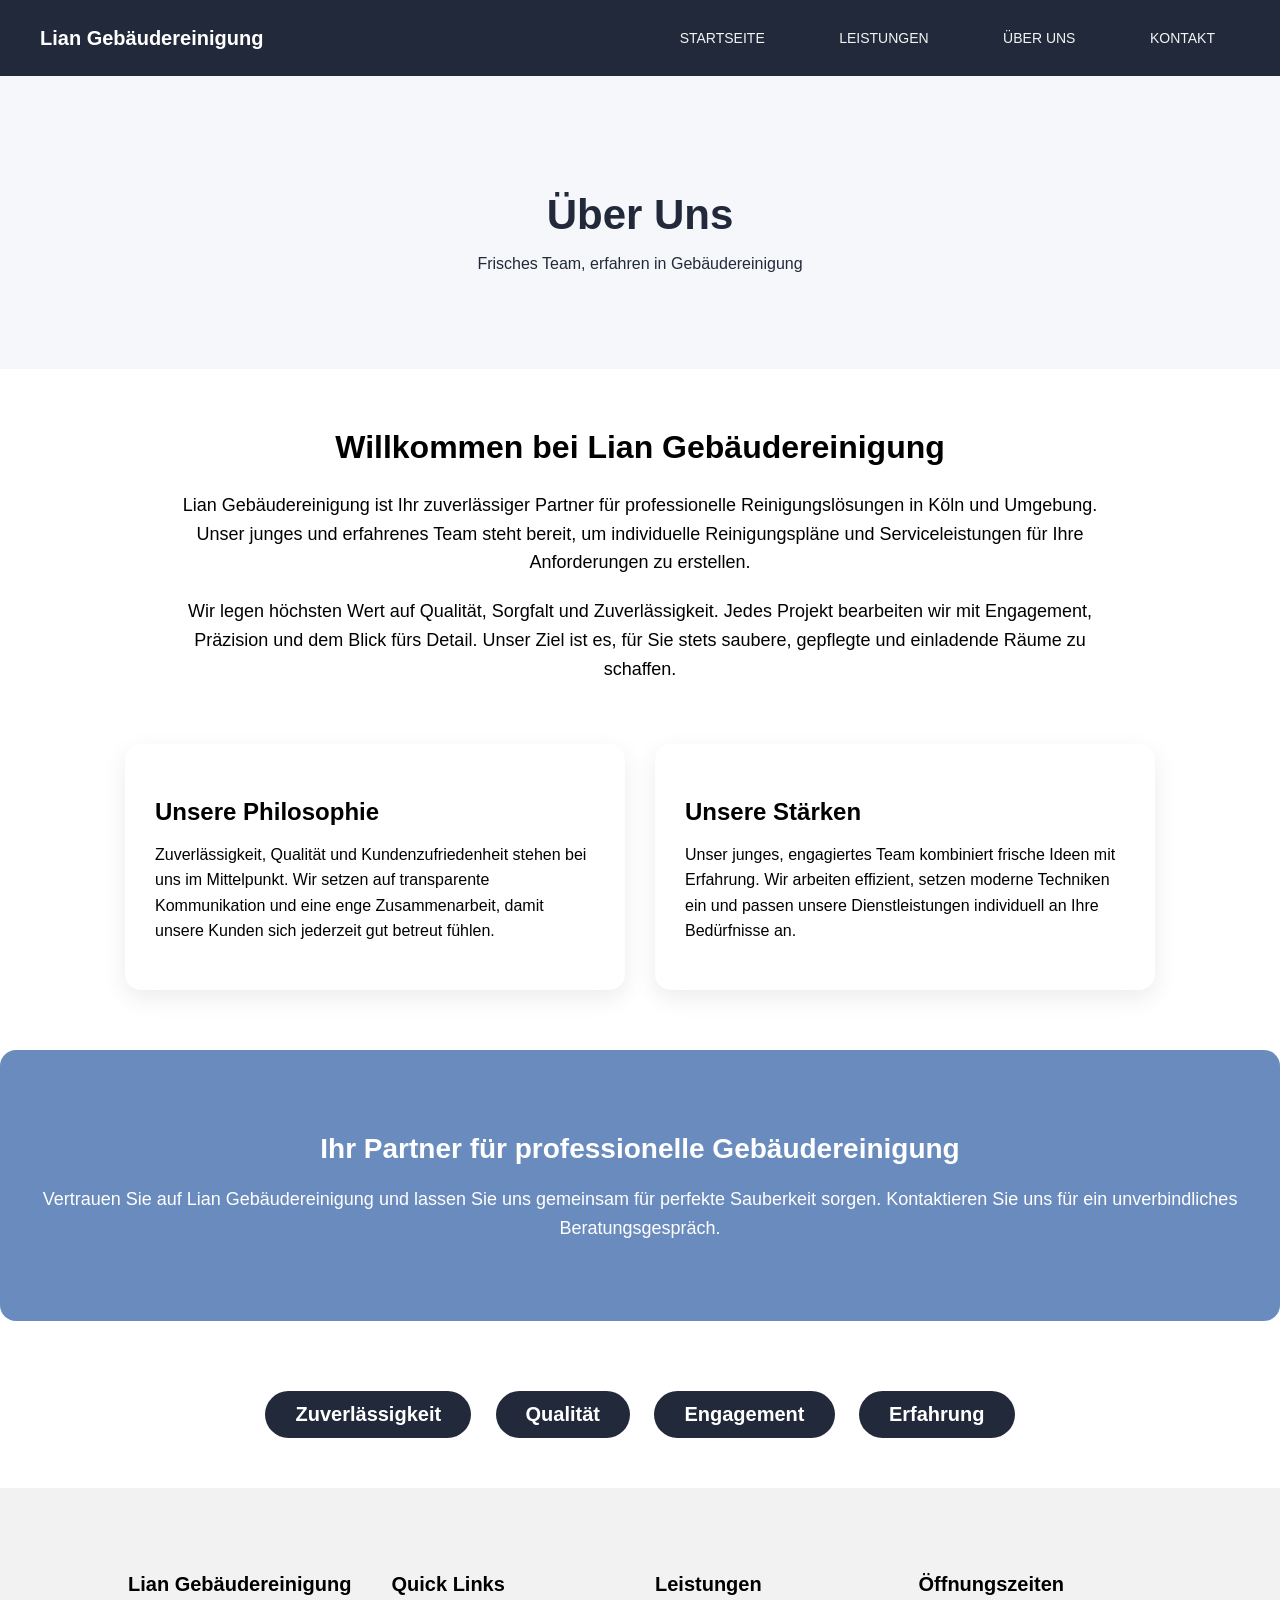
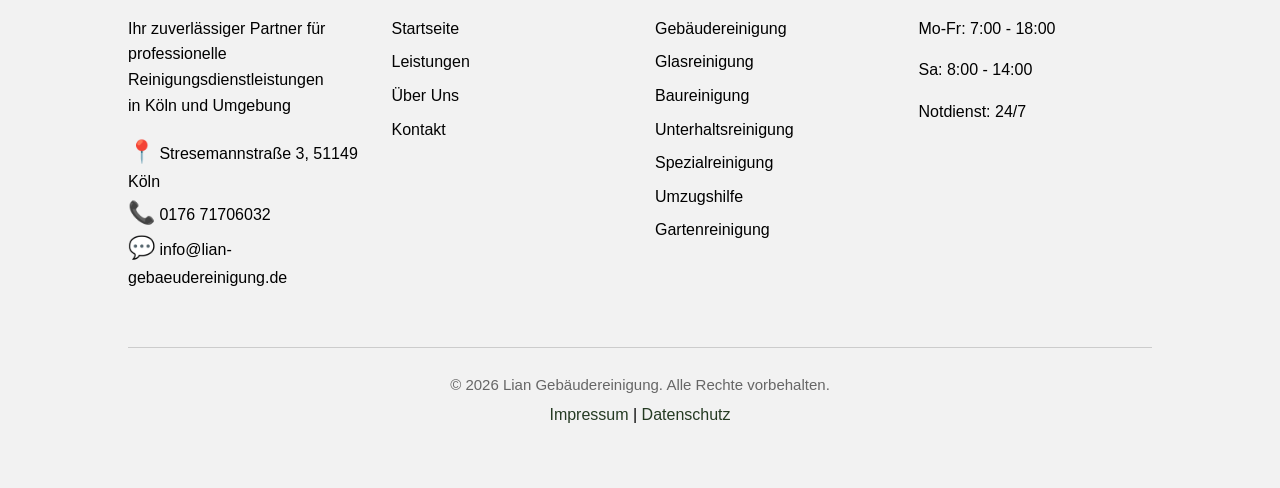
<file: ueber-uns/index.html>
<!DOCTYPE html>
<html lang="de">
<head>
    <meta charset="UTF-8">
    <meta name="viewport" content="width=device-width, initial-scale=1.0">
    <title>Über Uns - Lian Gebäudereinigung</title>
    <link rel="stylesheet" href="/css/web.css">
</head>

<body>

<!-- ===== NAVBAR ===== -->
<header class="navbar">
    <a href="/" class="logo">Lian Gebäudereinigung</a>
    <nav>
        <a href="/">STARTSEITE</a>
        <a href="/leistungen/">LEISTUNGEN</a>
        <a href="/ueber-uns/">ÜBER UNS</a>
        <a href="/kontakt/">KONTAKT</a>
    </nav>
</header>

<!-- HERO -->
<section class="hero">
    <h1>Über Uns</h1>
    <p>Frisches Team, erfahren in Gebäudereinigung</p>
</section>

<!-- MAIN BOX -->
<section class="main-box">
    <h2>Willkommen bei Lian Gebäudereinigung</h2>

    <p>
        Lian Gebäudereinigung ist Ihr zuverlässiger Partner für professionelle Reinigungslösungen in Köln und Umgebung.
        Unser junges und erfahrenes Team steht bereit, um individuelle Reinigungspläne und Serviceleistungen für Ihre Anforderungen zu erstellen.
    </p>

    <p>
        Wir legen höchsten Wert auf Qualität, Sorgfalt und Zuverlässigkeit. 
        Jedes Projekt bearbeiten wir mit Engagement, Präzision und dem Blick fürs Detail.
        Unser Ziel ist es, für Sie stets saubere, gepflegte und einladende Räume zu schaffen.
    </p>
</section>

<!-- CARDS -->
<section class="card-section">

    <div class="card">
        <h3>Unsere Philosophie</h3>
        <p>
            Zuverlässigkeit, Qualität und Kundenzufriedenheit stehen bei uns im Mittelpunkt.
            Wir setzen auf transparente Kommunikation und eine enge Zusammenarbeit, 
            damit unsere Kunden sich jederzeit gut betreut fühlen.
        </p>
    </div>

    <div class="card">
        <h3>Unsere Stärken</h3>
        <p>
            Unser junges, engagiertes Team kombiniert frische Ideen mit Erfahrung.
            Wir arbeiten effizient, setzen moderne Techniken ein und passen unsere Dienstleistungen individuell an Ihre Bedürfnisse an.
        </p>
    </div>

</section>

<!-- CTA -->
<section class="cta">
    <h2>Ihr Partner für professionelle Gebäudereinigung</h2>
    <p>
        Vertrauen Sie auf Lian Gebäudereinigung und lassen Sie uns gemeinsam für perfekte Sauberkeit sorgen.
        Kontaktieren Sie uns für ein unverbindliches Beratungsgespräch.
    </p>
</section>

<!-- TAGS -->
<section class="tags">
    <span class="tag">Zuverlässigkeit</span>
    <span class="tag">Qualität</span>
    <span class="tag">Engagement</span>
    <span class="tag">Erfahrung</span>
</section>

<!-- Footer einfügen -->
<link rel="stylesheet" href="/css/Footerstyle.css">
<div id="footer-placeholder"></div>
<script src="/script.js?v=3" defer></script>
</body>
</html>
</file>
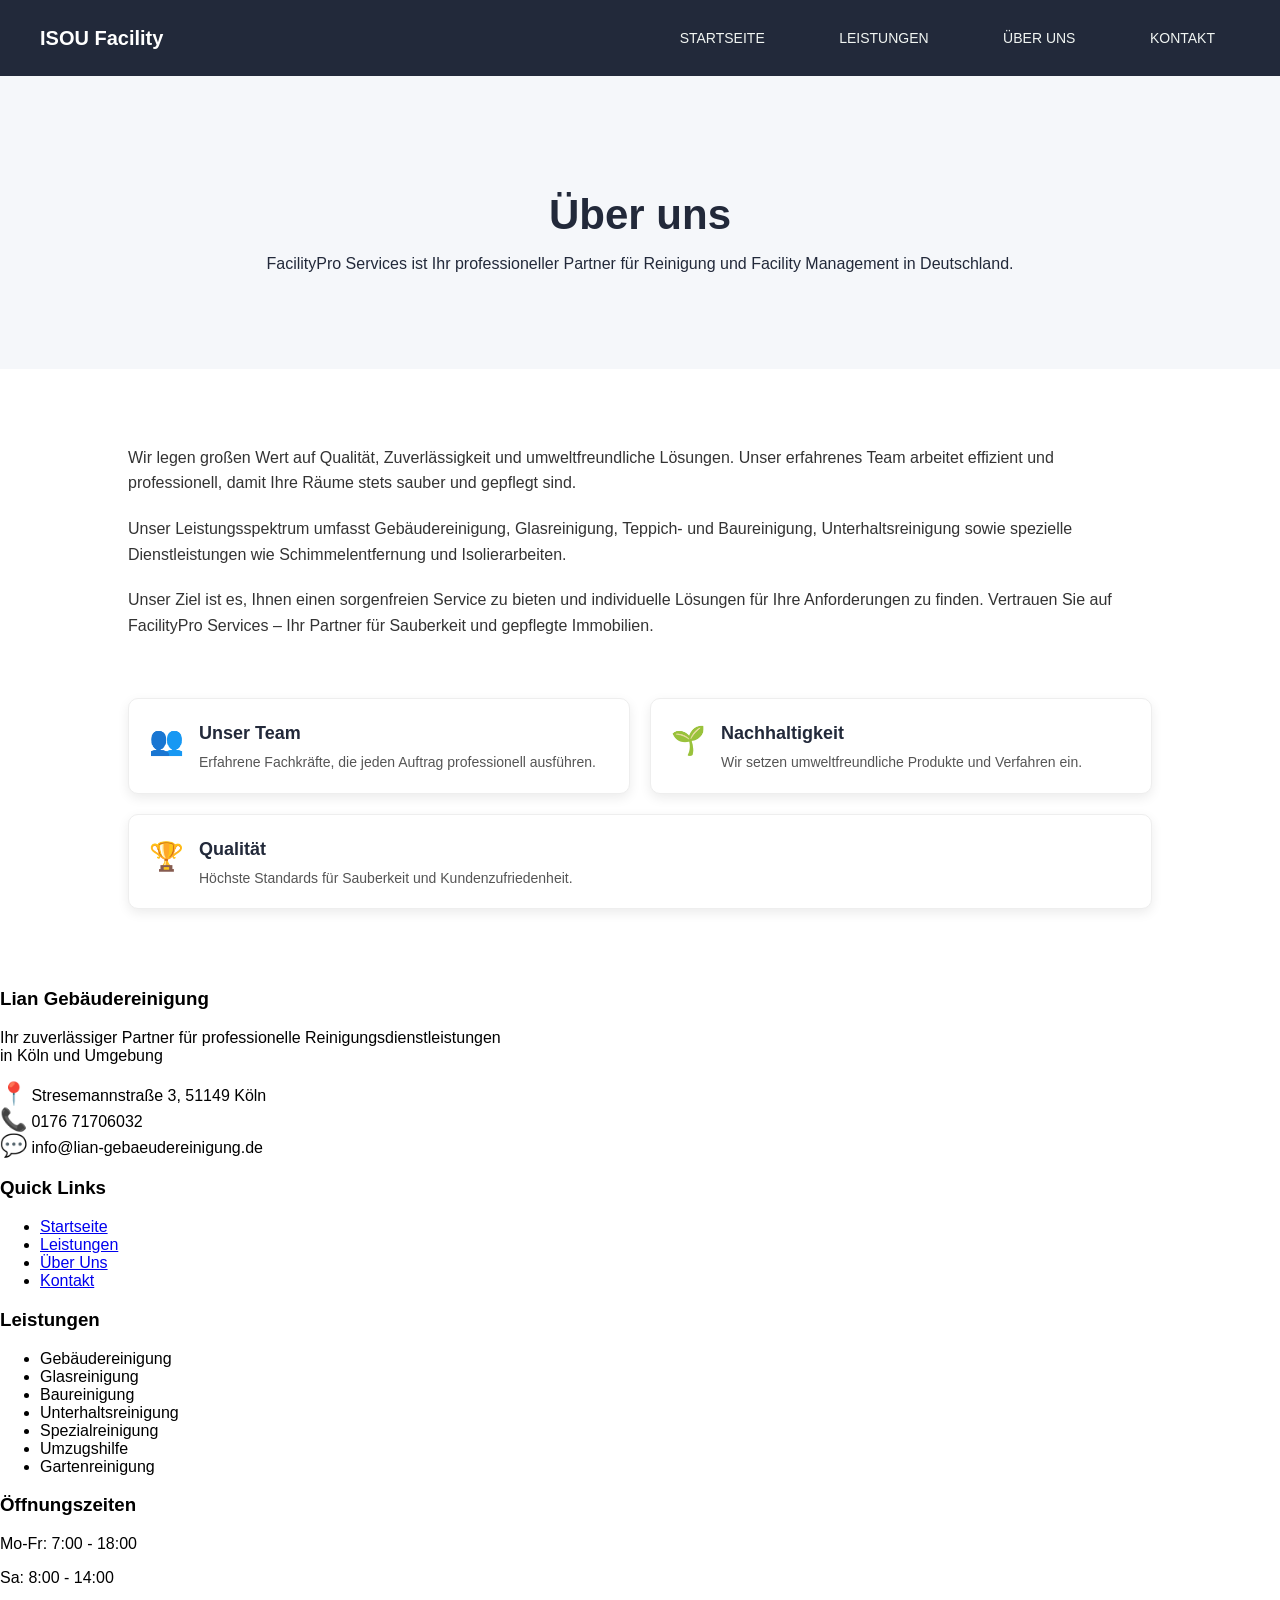
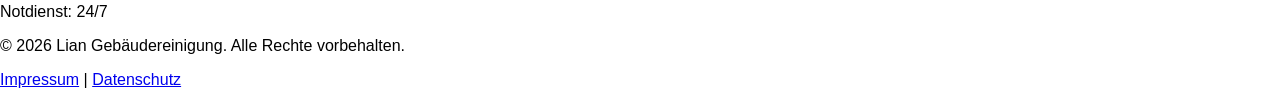
<file: about.html>
<!DOCTYPE html>
<html lang="de">
<head>
  <meta charset="UTF-8">
  <meta name="viewport" content="width=device-width, initial-scale=1.0">
  <title>FacilityPro Services - Über uns</title>
  <link rel="stylesheet" href="web.css">
</head>
<body>

  <!-- ====== NAVBAR ====== -->
  <header class="navbar">
    <a href="index.html" class="logo">ISOU Facility</a>
    <nav>
        <a href="index.html">STARTSEITE</a>
        <a href="services.html">LEISTUNGEN</a>
        <a href="aboutus.html">ÜBER UNS</a>
        <a href="contact.html">KONTAKT</a>
    </nav>
</header>

  <!-- ====== HERO SECTION ====== -->
  <section class="hero">
    <h1>Über uns</h1>
    <p>FacilityPro Services ist Ihr professioneller Partner für Reinigung und Facility Management in Deutschland.</p>
  </section>

  <!-- ====== CONTENT SECTION ====== -->
  <section class="content-container">
    <div class="about-text">
      <p>
        Wir legen großen Wert auf Qualität, Zuverlässigkeit und umweltfreundliche Lösungen. 
        Unser erfahrenes Team arbeitet effizient und professionell, damit Ihre Räume stets sauber und gepflegt sind.
      </p>
      <p>
        Unser Leistungsspektrum umfasst Gebäudereinigung, Glasreinigung, Teppich- und Baureinigung, Unterhaltsreinigung sowie spezielle Dienstleistungen wie Schimmelentfernung und Isolierarbeiten.
      </p>
      <p>
        Unser Ziel ist es, Ihnen einen sorgenfreien Service zu bieten und individuelle Lösungen für Ihre Anforderungen zu finden. 
        Vertrauen Sie auf FacilityPro Services – Ihr Partner für Sauberkeit und gepflegte Immobilien.
      </p>
    </div>

    <!-- Optional: Team- oder Werte-Boxen -->
    <div class="about-boxes">
      <div class="service-card">
        <span class="icon">👥</span>
        <div class="card-content">
          <h3>Unser Team</h3>
          <p>Erfahrene Fachkräfte, die jeden Auftrag professionell ausführen.</p>
        </div>
      </div>

      <div class="service-card">
        <span class="icon">🌱</span>
        <div class="card-content">
          <h3>Nachhaltigkeit</h3>
          <p>Wir setzen umweltfreundliche Produkte und Verfahren ein.</p>
        </div>
      </div>

      <div class="service-card">
        <span class="icon">🏆</span>
        <div class="card-content">
          <h3>Qualität</h3>
          <p>Höchste Standards für Sauberkeit und Kundenzufriedenheit.</p>
        </div>
      </div>
    </div>
  </section>

  <!-- ====== FOOTER ====== -->
  <div id="footer-placeholder"></div>
  <script src="script.js"></script>

</body>
</html>
</file>
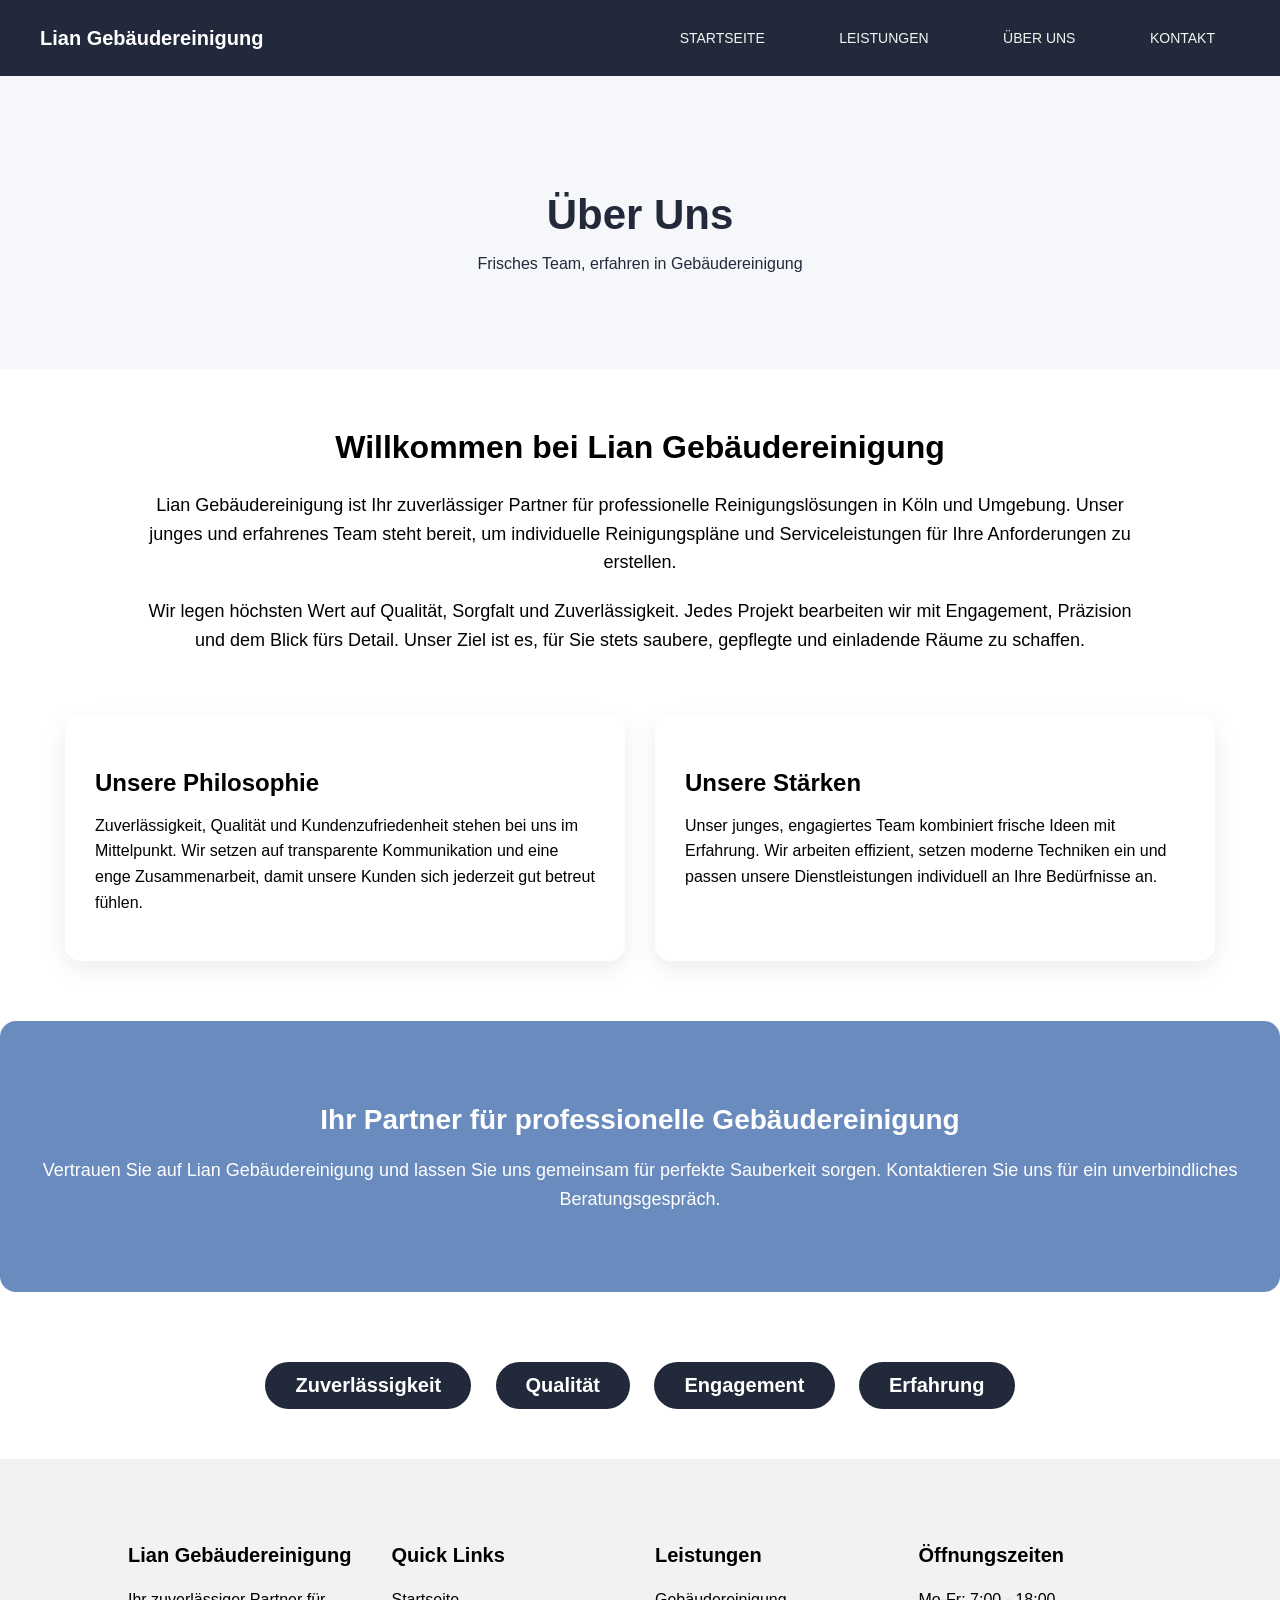
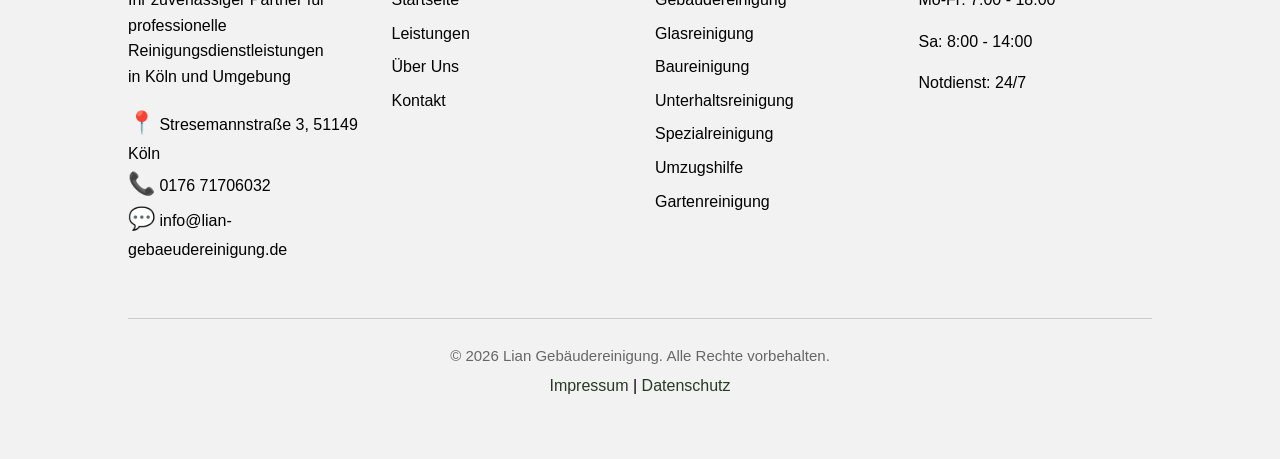
<file: aboutus.html>
<!DOCTYPE html>
<html lang="de">
<head>
    <meta charset="UTF-8">
    <meta name="viewport" content="width=device-width, initial-scale=1.0">
    <title>Über Uns - Lian Gebäudereinigung</title>
    <link rel="stylesheet" href="web.css">
</head>

<body>

<!-- ===== NAVBAR ===== -->
<header class="navbar">
    <a href="index.html" class="logo">Lian Gebäudereinigung</a>
    <nav>
        <a href="index.html">STARTSEITE</a>
        <a href="services.html">LEISTUNGEN</a>
        <a href="aboutus.html">ÜBER UNS</a>
        <a href="contact.html">KONTAKT</a>
    </nav>
</header>

<!-- HERO -->
<section class="hero">
    <h1>Über Uns</h1>
    <p>Frisches Team, erfahren in Gebäudereinigung</p>
</section>

<!-- MAIN BOX -->
<section class="main-box">
    <h2>Willkommen bei Lian Gebäudereinigung</h2>

    <p>
        Lian Gebäudereinigung ist Ihr zuverlässiger Partner für professionelle Reinigungslösungen in Köln und Umgebung.
        Unser junges und erfahrenes Team steht bereit, um individuelle Reinigungspläne und Serviceleistungen für Ihre Anforderungen zu erstellen.
    </p>

    <p>
        Wir legen höchsten Wert auf Qualität, Sorgfalt und Zuverlässigkeit. 
        Jedes Projekt bearbeiten wir mit Engagement, Präzision und dem Blick fürs Detail.
        Unser Ziel ist es, für Sie stets saubere, gepflegte und einladende Räume zu schaffen.
    </p>
</section>

<!-- CARDS -->
<section class="card-section">

    <div class="card">
        <h3>Unsere Philosophie</h3>
        <p>
            Zuverlässigkeit, Qualität und Kundenzufriedenheit stehen bei uns im Mittelpunkt.
            Wir setzen auf transparente Kommunikation und eine enge Zusammenarbeit, 
            damit unsere Kunden sich jederzeit gut betreut fühlen.
        </p>
    </div>

    <div class="card">
        <h3>Unsere Stärken</h3>
        <p>
            Unser junges, engagiertes Team kombiniert frische Ideen mit Erfahrung.
            Wir arbeiten effizient, setzen moderne Techniken ein und passen unsere Dienstleistungen individuell an Ihre Bedürfnisse an.
        </p>
    </div>

</section>

<!-- CTA -->
<section class="cta">
    <h2>Ihr Partner für professionelle Gebäudereinigung</h2>
    <p>
        Vertrauen Sie auf Lian Gebäudereinigung und lassen Sie uns gemeinsam für perfekte Sauberkeit sorgen.
        Kontaktieren Sie uns für ein unverbindliches Beratungsgespräch.
    </p>
</section>

<!-- TAGS -->
<section class="tags">
    <span class="tag">Zuverlässigkeit</span>
    <span class="tag">Qualität</span>
    <span class="tag">Engagement</span>
    <span class="tag">Erfahrung</span>
</section>

<!-- Footer einfügen -->
<link rel="stylesheet" href="Footerstyle.css">
<div id="footer-placeholder"></div>
<script src="script.js"></script>

</body>
</html>
</file>
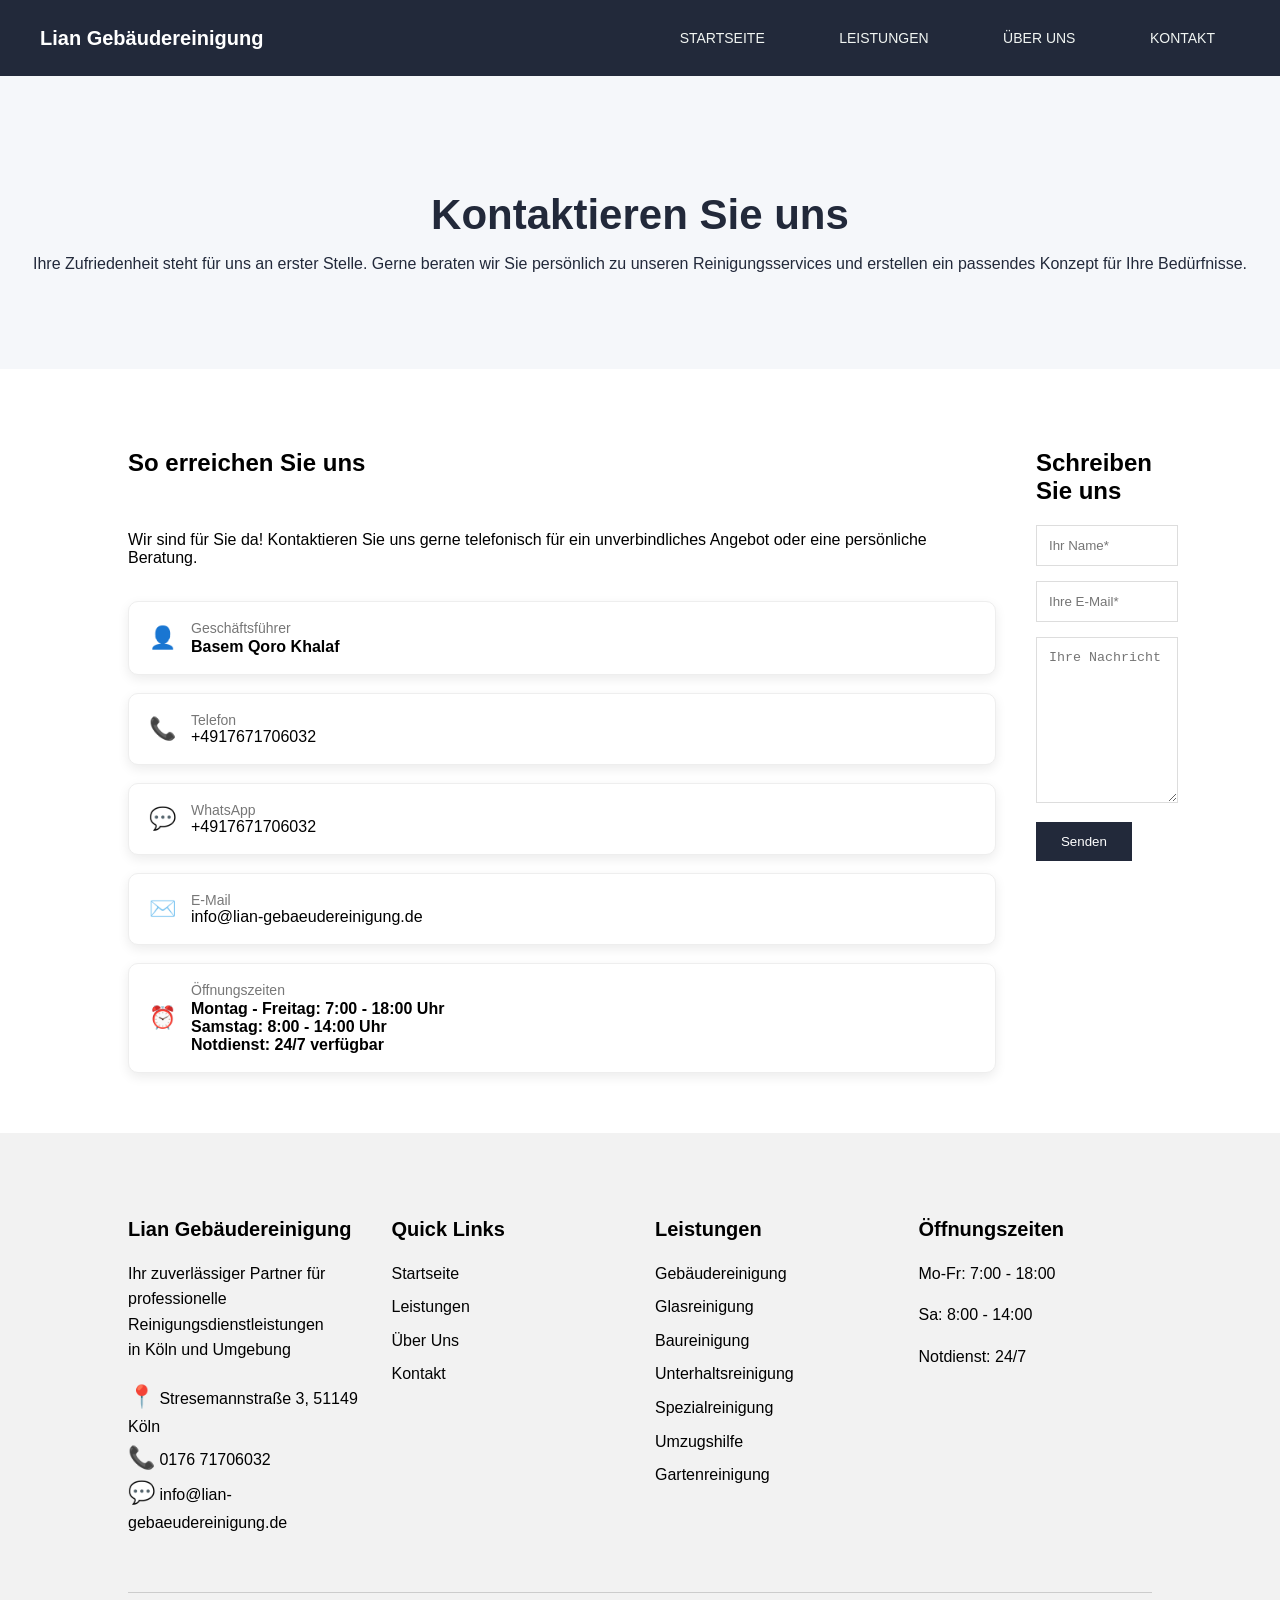
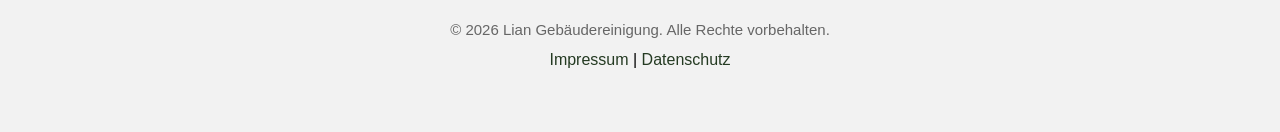
<file: contact.html>
<!DOCTYPE html>
<html lang="de">
<head>
  <meta charset="UTF-8">
  <meta name="viewport" content="width=device-width, initial-scale=1.0">
  <title>Gebäudereinigung Services - Kontakt</title>
  <link rel="stylesheet" href="web.css">
</head>
<body>

<header class="navbar">
    <a href="index.html" class="logo">Lian Gebäudereinigung</a>
    <nav>
        <a href="index.html">STARTSEITE</a>
        <a href="services.html">LEISTUNGEN</a>
        <a href="aboutus.html">ÜBER UNS</a>
        <a href="contact.html">KONTAKT</a>
    </nav>
</header>

 <!-- ====== HERO RED SECTION ====== -->
<section class="hero">
  <h1>Kontaktieren Sie uns</h1>
  <p>Ihre Zufriedenheit steht für uns an erster Stelle. 
    Gerne beraten wir Sie persönlich zu unseren Reinigungsservices und erstellen ein passendes Konzept für Ihre Bedürfnisse.</p>
</section>

<!-- ====== CONTACT SECTION ====== -->
<section class="contact-container">

  <!-- LEFT SIDE -->
  <div class="contact-left">
      <h2>So erreichen Sie uns</h2>
      <p>
          Wir sind für Sie da! Kontaktieren Sie uns gerne telefonisch 
          für ein unverbindliches Angebot oder eine persönliche Beratung.
      </p>
      <div class="contact-info">
          

  <div class="info-card">
      <span class="icon">👤</span>
      <div>
          <p class="label">Geschäftsführer</p>
          <h4>Basem Qoro Khalaf</h4>
      </div>
  </div>

  <div class="info-card ">
      <span class="icon">📞</span>
      <div>
          <p class="label">Telefon</p>
          <a href="tel:+4917671706032 " class="contact-link">
            +4917671706032
</a>
      </div>
  </div>

  <div class="info-card">
      <span class="icon">💬</span>
      <div>
          <p class="label">WhatsApp</p>
      
       <a href="https://wa.me/4917671706032" target="_blank" class="phone-link">
          
        +4917671706032
          </a>
      </div>
  </div>

  <div class="info-card">
      <span class="icon">✉️</span>
      <div>
          <p class="label">E-Mail</p>
         <a href="f" 
          class="email-link">
         info@lian-gebaeudereinigung.de
</a>
      </div>
  </div>

  <!-- <div class="info-card">
      <span class="icon">📍</span>
      <div>
          <p class="label">Adresse</p>
          <a href="https://www.google.com/maps?q=100m+Street+Erbil+Iraq" 
 target="_blank" 
 class="contact-link">
 Stresemannstraße 3, 51149 köln 
</a>
      </div>
  </div> -->

</div>
<div class="info-card">
  <span class="icon">⏰</span>
  <div>
      <p class="label">Öffnungszeiten</p>
      <h4>
          Montag - Freitag: 7:00 - 18:00 Uhr<br>
          Samstag: 8:00 - 14:00 Uhr<br>
          Notdienst: 24/7 verfügbar
      </h4>
  </div>
</div>
  </div>

  <!-- RIGHT SIDE -->
  <div class="contact-right">
      <h2>Schreiben Sie uns</h2>
      <form action="sendmail.php" method="post">
        <input type="text" name="name" placeholder="Ihr Name*" required>
        <input type="email" name="email" placeholder="Ihre E-Mail*" required>
        <textarea name="message" class="message-box" placeholder="Ihre Nachricht"></textarea>
        <button type="submit">Senden</button>
    </form>
  </div>
  
</div>
</section>

 <!-- Footer einfügen -->
<link rel="stylesheet" href="Footerstyle.css">
<div id="footer-placeholder"></div>
<script src="script.js"></script>

</body>
</html>
</file>
<file: css/web.css>
/* ===== GLOBAL STYLES ===== */
body {
    margin: 0;
    font-family: Arial, sans-serif;
}

/* ===== NAVBAR ===== */
.navbar {
    display: flex;
    justify-content: space-between;
    align-items: center;
    padding: 15px 40px;
    background: #22293A;
    color: #fff;
    overflow: hidden;
}

.navbar nav a {
    color: rgb(241, 245, 242);
    margin-left: 20px;
    text-decoration: none;
    font-size: 14px;
    display: inline-block;
     padding: 15px 25px;   /* bigger hover area */
}

.navbar nav a:hover {
    background-color: #6A8BBD;
}

/* ===== HERO SECTION ===== */
.hero {
    background: #22293A;
    color: white;
    text-align: center;
    padding: 80px 20px;
}

.hero h1 {
    font-size: 42px;
    margin-bottom: 15px;
}

/* ===== CONTACT SECTION ===== */
.contact-container {
    display: flex;
    padding: 60px 10%;
    gap: 40px;
}

/* linke & rechte Seite gleich breit */
.contact-left,
.contact-right {
    flex: 1;
}

/* left side content */
.contact-left,
.contact-info {
    display: flex;
    flex-direction: column;
    gap: 18px;
    color: #000000;
}

/* ===== INFO CARDS ===== */
.info-card {
    display: flex;
    align-items: center;
    gap: 15px;
    background: white;
    padding: 18px 20px;
    border-radius: 10px;
    box-shadow: 0 4px 12px rgba(0,0,0,0.08);
    border: 1px solid #eee;
    transition: transform 0.3s ease, box-shadow 0.3s ease;
}

.info-card:hover {
    transform: scale(1.05);
    box-shadow: 0 8px 20px rgba(0,0,0,0.15);
}

.info-card.highlight {
    border: 2px solid #6A8BBD;
}

/* ===== LINKS ===== */
.phone-link,
.email-link,
.contact-link {
    color: #000000;
    text-decoration: none;
    display: inline-block;
    transition: transform 0.3s ease, color 0.3s ease;
}

.phone-link:hover,
.email-link:hover,
.contact-link:hover {
    color: #6A8BBD;
    text-decoration: underline;
    transform: scale(1.05);
}

/* ===== ICONS ===== */
.icon {
    font-size: 22px;
    color: #22293A;
}

/* ===== LABELS ===== */
.label {
    margin: 0;
    color: #777;
    font-size: 14px;
}

.info-card h4 {
    margin: 2px 0 0 0;
    color: #000000;
    font-weight: 600;
}

/* ===== FORM STYLES ===== */
form {
    width: 100%;
}

form input,
form textarea {
    width: 100%;
    padding: 12px;
    margin-bottom: 15px;
    border: 1px solid #ddd;
    border-radius: 6px;
}

/* important for a clean layout */
* {
    box-sizing: border-box;
}

.message-box {
    min-height: 140px;
    resize: vertical;
}

form button {
    background: #22293A;
    color: white;
    border: none;
    padding: 12px 25px;
    cursor: pointer;
    border-radius: 6px;
}

form button:hover {
    background: #6A8BBD;
}

form button:active {
    background: #303A52;
}

form button:disabled {
    background: #F2F2F2;
}

/* ===== RESPONSIVE ===== */
@media screen and (max-width: 900px) {
    .contact-container {
        flex-direction: column;
        padding: 40px 5%;
        gap: 30px;
    }

    .contact-left,
    .contact-right {
        flex: 1 1 100%;
    }
}

@media screen and (max-width: 600px) {
    .contact-container {
        padding: 30px 5%;
    }

    form input,
    form textarea {
        width: 100%;
    }
}

/* ===== CONTENT CONTAINER ===== */
.content-container {
    max-width: 1200px;
    margin: 0 auto;
    padding: 60px 10%;
    display: flex;
    flex-direction: column;
    gap: 40px;
    color: #333;
    font-size: 16px;
    line-height: 1.6;
}

.about-text p {
    margin-bottom: 20px;
    
}

/* ===== ABOUT/SERVICE BOXES ===== */
.about-boxes {
    display: flex;
    flex-wrap: wrap;
    gap: 20px;
    justify-content: space-between;
}

.about-boxes .service-card {
    flex: 1 1 30%;
    display: flex;
    align-items: flex-start;
    gap: 15px;
    background: #fff;
    padding: 20px;
    border-radius: 10px;
    border: 1px solid #eee;
    box-shadow: 0 4px 12px rgba(0,0,0,0.08);
    transition: transform 0.3s ease, box-shadow 0.3s ease;
}

.about-boxes .service-card:hover {
    transform: scale(1.05);
    box-shadow: 0 8px 20px rgba(0,0,0,0.15);
}

.about-boxes .service-card .icon {
    font-size: 28px;
    color: #22293A;
    flex-shrink: 0;
}

.about-boxes .service-card h3 {
    margin: 0 0 5px 0;
    color: #22293A;
    font-size: 18px;
    font-weight: 600;
}

.about-boxes .service-card p {
    margin: 0;
    color: #555;
    font-size: 14px;
    line-height: 1.4;
}

/* ===== RESPONSIVE ===== */
@media screen and (max-width: 900px) {
    .about-boxes .service-card {
        flex: 1 1 250px; 
        max-width: 400px;
    }
}

@media screen and (max-width: 600px) {
    .about-boxes .service-card {
        flex: 1 1 100%; /* voll width */
        max-width: 100%;
    }
    .content-container {
        padding: 40px 5%;
    }
}

/* ===== PREMIUM SERVICES SECTION ===== */
.services-container {
    display: grid;
    grid-template-columns: repeat(auto-fit, minmax(500px, 1fr));
    gap: 20px;
    padding: 80px 10%;
    background: linear-gradient(to bottom, #f9f9f9, #f2f2f2);
}

/* ===== SERVICE CARD ===== */
.services-container .service-card {
    background: #ffffff;
    padding: 38px;
    border-radius: 16px;
    position: relative;
    overflow: hidden;
    box-shadow: 0 10px 30px rgba(0,0,0,0.06);
    transition: all 0.35s ease;
    border: 1px solid rgba(0,0,0,0.04);
}

.services-container .service-card:hover {
    transform: translateY(-12px);
    box-shadow: 0 20px 50px rgba(0,0,0,0.12);
}

.services-container .service-card::before {
    content: "";
    position: absolute;
    top: 0;
    left: 0;
    width: 100%;
    height: 4px;
    background: linear-gradient(to right, #22293A, #6A8BBD);
}

.services-container .service-card .icon {
    font-size: 40px;
    margin-bottom: 18px;
    display: inline-block;
}

.services-container .service-card h3 {
    font-size: 24px;
    margin-bottom: 14px;
    font-weight: 600;
    color: #000000;
}

.services-container .service-card p {
    font-size: 18px;
    line-height: 1.6;
    color: #000000;
    margin-bottom: 20px;
}

.services-container .service-card ul {
    padding-left: 18px;
    margin: 0;
}

.services-container .service-card li {
    font-size: 15px;
    margin-bottom: 8px;
    color: #000000;
}

.services-container .service-card li::marker {
    color: #000000;
}

/* ===== INFO BOX ===== */
.info-box {
    background: #fff;
    padding: 30px 40px;
    border-radius: 14px;
    box-shadow: 0 8px 25px rgba(0,0,0,0.08);
    margin: 40px 10%;
    text-align: center;
    border-left: 5px solid #22293A;
    transition: all 0.3s ease;
}

.info-box:hover {
    transform: translateY(-5px);
    box-shadow: 0 15px 40px rgba(0,0,0,0.12);
}

.info-box h3 {
    font-size: 30px;
    color: #111;
    margin-bottom: 15px;
    font-weight: 600;
}

.info-box p {
    font-size: 20px;
    color: #000000;
    line-height: 1.6;
    margin-bottom: 10px;
}

.logo {
    text-decoration: none;
    color: white;
    font-size: 20px;
    font-weight: bold;
}

.navbar .logo img {
    height: 60px;      
    width: auto;     
    display: block;    
}

/* ===== RESPONSIVE ===== */
@media screen and (max-width: 900px) {
    .services-container {
        grid-template-columns: repeat(auto-fit, minmax(300px, 1fr));
        gap: 18px;
        padding: 50px 5%;
    }

    .services-container .service-card {
        padding: 20px 15px;
    }

    .services-container .service-card .icon {
        font-size: 32px;
        margin-bottom: 12px;
    }

    .services-container .service-card h3 {
        font-size: 18px;
    }

    .services-container .service-card p {
        font-size: 15px;
    }

    .services-container .service-card li {
        font-size: 13px;
    }

    .info-box {
        padding: 20px 15px;
        margin: 20px 5%;
    }

    .info-box h3 {
        font-size: 20px;
    }

    .info-box p {
        font-size: 14px;
    }
}

@media screen and (max-width: 600px) {
    .services-container {
        grid-template-columns: 1fr; /* only one card per row */
        padding: 40px 5%;
        gap: 15px;
    }

    .services-container .service-card {
        padding: 18px 15px;
    }

    .services-container .service-card .icon {
        font-size: 28px;
        margin-bottom: 10px;
    }

    .services-container .service-card h3 {
        font-size: 16px;
    }

    .services-container .service-card p {
        font-size: 14px;
    }

    .services-container .service-card li {
        font-size: 12px;
    }

    .info-box {
        padding: 18px 15px;
        margin: 15px 5%;
    }

    .info-box h3 {
        font-size: 18px;
    }

    .info-box p {
        font-size: 13px;
    }
}

/* ===== ABOUT US PAGE ===== */

/* MAIN BOX */
.main-box {
    max-width: 1000px;
    margin: 60px auto;
    padding: 0 20px;
    text-align: center;
}

.main-box h2 {
    font-size: 32px;
    color: #000000;
    margin-bottom: 25px;
    font-weight: 600;
}

.main-box p {
    font-size: 18px;
    line-height: 1.6;
    color: #000000;
    margin-bottom: 20px;
}

/* CARD SECTION */
.card-section {
    display: flex;
    flex-wrap: wrap;
    justify-content: center;
    gap: 30px;
    max-width: 1200px;
    margin: 60px auto;
    padding: 0 20px;
}

.card {
    background: #fff;
    border-radius: 16px;
    box-shadow: 0 8px 25px rgba(0,0,0,0.08);
    padding: 30px;
    flex: 1 1 400px;
    max-width: 500px;
    transition: transform 0.3s, box-shadow 0.3s;
}

.card:hover {
    transform: translateY(-8px);
    box-shadow: 0 12px 35px rgba(0,0,0,0.15);
}

.card h3 {
    font-size: 24px;
    margin-bottom: 15px;
    color: #000000;
}

.card p {
    font-size: 16px;
    line-height: 1.6;
    color: #000000;
}

/* CTA SECTION */
.cta {
    background: #6A8BBD;
    color: white;
    text-align: center;
    padding: 60px 20px;
    margin: 60px 0;
    border-radius: 16px;
}

.cta h2 {
    font-size: 28px;
    margin-bottom: 20px;
}

.cta p {
    font-size: 18px;
    line-height: 1.6;
}

/* TAGS */
.tags {
    text-align: center;
    margin: 40px 0;
}

.tag {
    display: inline-block;
    background: #22293A;
    color: #fff;
    padding: 12px 30px;       /* more spacing top/bottom and left/right */
    margin: 10px;             /* larger spacing between the tags */
    border-radius: 35px;      
    font-size: 20px;           /* larger text */
    font-weight: 600;          /* bold text */
    transition: transform 0.3s, background 0.3s; 
}

.tag:hover {
    background: #6A8BBD;
    transform: scale(1.1);     /* slight zoom on hover */
}

/* ===== RESPONSIVE ===== */
@media screen and (max-width: 900px) {
    .card-section {
        flex-direction: column;
        align-items: center;
    }
}

@media screen and (max-width: 600px) {
    .hero h1 {
        font-size: 32px;
    }
    .main-box h2 {
        font-size: 26px;
    }
    .cta h2 {
        font-size: 24px;
    }
    .card {
        padding: 25px;
    }
}
/* FK */
/* ===== START SECTION MODERN ===== */
/* HERO SECTION */
.hero {
    background: #f5f7fa;
    color: #22293A;
    text-align: center;
    padding: 80px 20px;
}

.hero-container {
    display: flex;
    flex-wrap: wrap;
    gap: 40px;
    justify-content: center;
    align-items: stretch; /* same height */
}

/* HIGHLIGHT CARD – Gebäudereinigung & Team */
.highlight-card {
    background: #ffffff;
    border-radius: 16px;
    overflow: visible;
    max-width: 500px;        /* same size */
    flex: 1 1 450px;         /* grows with the container */
    box-shadow: 0 8px 25px rgba(0,0,0,0.1);
    transition: transform 0.3s ease, box-shadow 0.3s ease;
    display: flex;
    flex-direction: column;
}

.highlight-card:hover {
    transform: translateY(-5px);
    box-shadow: 0 15px 35px rgba(0,0,0,0.15);
}

.highlight-card:active {
    transform: translateY(2px);
    box-shadow: 0 6px 15px rgba(0,0,0,0.1);
}

/* Image inside the card */
.highlight-card img {
    width: 100%;
    height: 250px;       /* ensures equal card height */
    object-fit: cover;
    display: block;
    border-bottom: 1px solid #eee;
}

/* Text */
.highlight-text {
    padding: 15px;
    text-align: left;
}

.highlight-text h3 {
    font-size: 50px;
    text-align: left;
    padding: 15px;
}

.highlight-text p {
    font-size: 25px;
    color: #000000;
    line-height: 1.6;
    margin-bottom: 15px;
}


/* INFO SECTION */
.info {
    background: #6A8BBD;
    color: white;
    text-align: left;
    padding: 50px 40px;
    margin: 0 auto 60px;
    border-radius: 16px;
    max-width: 1800px;
    display: flex;
    flex-direction: column;
    justify-content: center;
    gap: 20px;
    font-family: 'Segoe UI', Tahoma, Geneva, Verdana, sans-serif;
}

.info h1 {
    font-size: 48px;
}

.info p {
    font-size: 30px;
    line-height: 1.7;
}

.info h2 {
    font-size: 30px;
    margin-top: 30px;
    margin-bottom: 10px;
}

.address {
    font-size: 20px;
    line-height: 0.5;
    margin-top: 0px;
    font-weight: 500;
}

/* Kontakt Buttons */
.contact-buttons {
    display: flex;
    flex-wrap: wrap;
    gap: 20px;
}

.phone, .whatsapp, .btn-primary {
    padding: 14px 0px;
    border-radius: 6px;
    font-weight: bold;
    text-decoration: none;
    transition: transform 0.2s ease, box-shadow 0.2s ease;
    flex: 1;
    text-align: center;
    max-width: 200px;
}

.phone {
    background: #fff;
    color: #6A8BBD;
}

.whatsapp {
    background: #25D366;
    color: #fff;
}

.btn-primary {
    background: #e30613;
    color: #fff;
}

.phone:hover, .whatsapp:hover, .btn-primary:hover {
    transform: scale(1.05);
    box-shadow: 0 6px 15px rgba(0,0,0,0.2);
}

.phone:active, .whatsapp:active, .btn-primary:active {
    transform: scale(0.95);
    box-shadow: 0 3px 10px rgba(0,0,0,0.2);
}

/* RESPONSIVE */
@media screen and (max-width: 900px) {
    .hero-container {
        flex-direction: column;
        gap: 30px;
        align-items: center;
    }
    .highlight-card {
        max-width: 90%;
    }
    .info {
        padding: 60px 30px;
    }
}

@media screen and (max-width: 600px) {
    .highlight-card img {
        height: auto;
    }
    .highlight-text h3 {
        font-size: 22px;
    }
    .highlight-text p {
        font-size: 14px;
    }
    .info h1 {
        font-size: 28px;
    }
    .info p {
        font-size: 16px;
    }
}

@media (max-width: 600px) {
    .contact-buttons {
        flex-direction: column;
    }

    .phone, .whatsapp, .btn-primary {
        width: 100%;
        max-width: 100%;
    }
}
</file>
<file: css/Footerstyle.css>
/* ===== FOOTER STYLES ===== */
.site-footer {
    background: #F2F2F2;           /* Disabled / light background */
    color: #000000;
    font-family: "Segoe UI", Tahoma, Geneva, Verdana, sans-serif;
    font-size: 16px;
    line-height: 1.6;
    padding: 60px 10%;
}

/* ===== LINKS ===== */
.site-footer a {
    color: #243a22;                 /* Default */
    text-decoration: none;
    transition: color 0.3s;
}

.site-footer a:hover {
    color: #6A8BBD;                 /* Hover */
}

/* ===== FLEX CONTAINER FOR COLUMNS ===== */
.footer-top {
    display: flex;
    flex-wrap: wrap;
    gap: 30px;
    justify-content: space-between;
}

/* ===== SINGLE COLUMNS ===== */
.footer-column {
    flex: 1 1 220px;
    min-width: 180px;
}

.footer-column h3 {
    margin-bottom: 15px;
    color: #000000;                 /* Default */
    font-size: 20px;
    
}

.footer-column ul {
    list-style: none;
    padding: 0;
    
}

.footer-column ul li {
    margin-bottom: 8px;
}

/* ===== SOCIAL ICONS ===== */
.social-icons a {
    display: inline-block;
    margin-right: 10px;
    
}

.social-icons img {
    width: 24px;
    height: 24px;
    filter: brightness(0) invert(0.2);
    transition: filter 0.3s;
}

.social-icons a:hover img {
    filter: brightness(0) invert(0.5);
}

/* ===== FOOTER BOTTOM ===== */
.footer-bottom {
    text-align: center;
    margin-top: 40px;
    border-top: 1px solid #ccc;
    padding-top: 20px;
}

.footer-bottom p {
    margin: 5px 0;
    font-size: 15px;
    color: #666;
}

.footer-bottom .footer-legal a {
    margin: 0 5px;
}

/* ===== RESPONSIVE ===== */
@media screen and (max-width: 900px) {
    .footer-top {
        flex-direction: column;
        gap: 20px;
    }
    .footer-column {
        flex: 1 1 100%;
    }
}

.footer-column i {
    color: #22293A;       /* Default */
    margin-right: 8px;
    width: 20px;
    text-align: center;
}

.footer-column a {
    color: #030303;
    text-decoration: none;
}

.footer-column a:hover {
    color: #6A8BBD;       /* Hover */
    text-decoration: underline;
}
</file>
<file: web.css>
/* ===== GLOBAL STYLES ===== */
body {
    margin: 0;
    font-family: Arial, sans-serif;
}

/* ===== NAVBAR ===== */
.navbar {
    display: flex;
    justify-content: space-between;
    align-items: center;
    padding: 15px 40px;
    background: #22293A;
    color: #fff;
    overflow: hidden;
}

.navbar nav a {
    color: rgb(241, 245, 242);
    margin-left: 20px;
    text-decoration: none;
    font-size: 14px;
    display: inline-block;
     padding: 15px 25px;   /* bigger hover area */
}

.navbar nav a:hover {
    background-color: #6A8BBD;
}

/* ===== HERO SECTION ===== */
.hero {
    background: #22293A;
    color: white;
    text-align: center;
    padding: 80px 20px;
}

.hero h1 {
    font-size: 42px;
    margin-bottom: 15px;
}

/* ===== CONTACT SECTION ===== */
.contact-container {
    display: flex;
    padding: 60px 10%;
    gap: 40px;
}

.contact-left,
.contact-info {
    display: flex;
    flex-direction: column;
    gap: 18px;
    color: #000000;
}

/* ===== INFO CARDS ===== */
.info-card {
    display: flex;
    align-items: center;
    gap: 15px;
    background: white;
    padding: 18px 20px;
    border-radius: 10px;
    box-shadow: 0 4px 12px rgba(0,0,0,0.08);
    border: 1px solid #eee;
    transition: transform 0.3s ease, box-shadow 0.3s ease;
}

.info-card:hover {
    transform: scale(1.05);
    box-shadow: 0 8px 20px rgba(0,0,0,0.15);
}

.info-card.highlight {
    border: 2px solid #6A8BBD;
}

/* ===== LINKS ===== */
.phone-link,
.email-link,
.contact-link {
    color: #000000;
    text-decoration: none;
    display: inline-block;
    transition: transform 0.3s ease, color 0.3s ease;
}

.phone-link:hover,
.email-link:hover,
.contact-link:hover {
    color: #6A8BBD;
    text-decoration: underline;
    transform: scale(1.05);
    box-shadow: none;
}

/* ===== ICONS ===== */
.icon {
    font-size: 22px;
    color: #22293A;
}

/* ===== LABELS ===== */
.label {
    margin: 0;
    color: #777;
    font-size: 14px;
}

.info-card h4 {
    margin: 2px 0 0 0;
    color: #000000;
    font-weight: 600;
}

.contact-right {
    flex: 1;
}

/* ===== FORM STYLES ===== */
form input,
form textarea {
    width: 100%;
    padding: 12px;
    margin-bottom: 15px;
    border: 1px solid #ddd;
}

.message-box {
    min-height: 140px;
    resize: vertical;
}

form button {
    background: #22293A;
    color: white;
    border: none;
    padding: 12px 25px;
    cursor: pointer;
}

form button:hover {
    background: #6A8BBD;
}

form button:active {
    background: #303A52;
}

form button:disabled {
    background: #F2F2F2;
}

/* ===== CONTENT CONTAINER ===== */
.content-container {
    max-width: 1200px;
    margin: 0 auto;
    padding: 60px 10%;
    display: flex;
    flex-direction: column;
    gap: 40px;
    color: #333;
    font-size: 16px;
    line-height: 1.6;
}

.about-text p {
    margin-bottom: 20px;
    
}

/* ===== ABOUT/SERVICE BOXES ===== */
.about-boxes {
    display: flex;
    flex-wrap: wrap;
    gap: 20px;
    justify-content: space-between;
}

.about-boxes .service-card {
    flex: 1 1 30%;
    display: flex;
    align-items: flex-start;
    gap: 15px;
    background: #fff;
    padding: 20px;
    border-radius: 10px;
    border: 1px solid #eee;
    box-shadow: 0 4px 12px rgba(0,0,0,0.08);
    transition: transform 0.3s ease, box-shadow 0.3s ease;
}

.about-boxes .service-card:hover {
    transform: scale(1.05);
    box-shadow: 0 8px 20px rgba(0,0,0,0.15);
}

.about-boxes .service-card .icon {
    font-size: 28px;
    color: #22293A;
    flex-shrink: 0;
}

.about-boxes .service-card h3 {
    margin: 0 0 5px 0;
    color: #22293A;
    font-size: 18px;
    font-weight: 600;
}

.about-boxes .service-card p {
    margin: 0;
    color: #555;
    font-size: 14px;
    line-height: 1.4;
}

/* ===== RESPONSIVE ===== */
@media screen and (max-width: 900px) {
    .about-boxes .service-card {
        flex: 1 1 45%;
    }
}

@media screen and (max-width: 600px) {
    .about-boxes .service-card {
        flex: 1 1 100%;
    }
    .content-container {
        padding: 40px 5%;
    }
}

/* ===== PREMIUM SERVICES SECTION ===== */
.services-container {
    display: grid;
    grid-template-columns: repeat(auto-fit, minmax(500px, 1fr));
    gap: 20px;
    padding: 80px 10%;
    background: linear-gradient(to bottom, #f9f9f9, #f2f2f2);
}

/* ===== SERVICE CARD ===== */
.services-container .service-card {
    background: #ffffff;
    padding: 38px;
    border-radius: 16px;
    position: relative;
    overflow: hidden;
    box-shadow: 0 10px 30px rgba(0,0,0,0.06);
    transition: all 0.35s ease;
    border: 1px solid rgba(0,0,0,0.04);
}

.services-container .service-card:hover {
    transform: translateY(-12px);
    box-shadow: 0 20px 50px rgba(0,0,0,0.12);
}

.services-container .service-card::before {
    content: "";
    position: absolute;
    top: 0;
    left: 0;
    width: 100%;
    height: 4px;
    background: linear-gradient(to right, #22293A, #6A8BBD);
}

.services-container .service-card .icon {
    font-size: 40px;
    margin-bottom: 18px;
    display: inline-block;
}

.services-container .service-card h3 {
    font-size: 24px;
    margin-bottom: 14px;
    font-weight: 600;
    color: #000000;
}

.services-container .service-card p {
    font-size: 18px;
    line-height: 1.6;
    color: #000000;
    margin-bottom: 20px;
}

.services-container .service-card ul {
    padding-left: 18px;
    margin: 0;
}

.services-container .service-card li {
    font-size: 15px;
    margin-bottom: 8px;
    color: #000000;
}

.services-container .service-card li::marker {
    color: #000000;
}

/* ===== INFO BOX ===== */
.info-box {
    background: #fff;
    padding: 30px 40px;
    border-radius: 14px;
    box-shadow: 0 8px 25px rgba(0,0,0,0.08);
    margin: 40px 10%;
    text-align: center;
    border-left: 5px solid #22293A;
    transition: all 0.3s ease;
}

.info-box:hover {
    transform: translateY(-5px);
    box-shadow: 0 15px 40px rgba(0,0,0,0.12);
}

.info-box h3 {
    font-size: 30px;
    color: #111;
    margin-bottom: 15px;
    font-weight: 600;
}

.info-box p {
    font-size: 20px;
    color: #000000;
    line-height: 1.6;
    margin-bottom: 10px;
}

.logo {
    text-decoration: none;
    color: white;
    font-size: 20px;
    font-weight: bold;
}

.navbar .logo img {
    height: 60px;      /* passt gut für Desktop */
    width: auto;       /* proportional */
    display: block;    
}

/* ===== ABOUT US PAGE ===== */

/* MAIN BOX */
.main-box {
    max-width: 1000px;
    margin: 60px auto;
    padding: 0 20px;
    text-align: center;
}

.main-box h2 {
    font-size: 32px;
    color: #000000;
    margin-bottom: 25px;
    font-weight: 600;
}

.main-box p {
    font-size: 18px;
    line-height: 1.6;
    color: #000000;
    margin-bottom: 20px;
}

/* CARD SECTION */
.card-section {
    display: flex;
    flex-wrap: wrap;
    justify-content: center;
    gap: 30px;
    max-width: 1200px;
    margin: 60px auto;
    padding: 0 20px;
}

.card {
    background: #fff;
    border-radius: 16px;
    box-shadow: 0 8px 25px rgba(0,0,0,0.08);
    padding: 30px;
    flex: 1 1 400px;
    max-width: 500px;
    transition: transform 0.3s, box-shadow 0.3s;
}

.card:hover {
    transform: translateY(-8px);
    box-shadow: 0 12px 35px rgba(0,0,0,0.15);
}

.card h3 {
    font-size: 24px;
    margin-bottom: 15px;
    color: #000000;
}

.card p {
    font-size: 16px;
    line-height: 1.6;
    color: #000000;
}

/* CTA SECTION */
.cta {
    background: #6A8BBD;
    color: white;
    text-align: center;
    padding: 60px 20px;
    margin: 60px 0;
    border-radius: 16px;
}

.cta h2 {
    font-size: 28px;
    margin-bottom: 20px;
}

.cta p {
    font-size: 18px;
    line-height: 1.6;
}

/* TAGS */
.tags {
    text-align: center;
    margin: 40px 0;
}

.tag {
    display: inline-block;
    background: #22293A;
    color: #fff;
    padding: 12px 30px;       /* mehr Abstand oben/unten und links/rechts */
    margin: 10px;             /* größerer Abstand zwischen den Tags */
    border-radius: 35px;      
    font-size: 20px;           /* größerer Text */
    font-weight: 600;          /* fetter Text */
    transition: transform 0.3s, background 0.3s; /* sanfter Hover-Effekt */
}

.tag:hover {
    background: #6A8BBD;
    transform: scale(1.1);     /* leichter Zoom beim Hover */
}

/* ===== RESPONSIVE ===== */
@media screen and (max-width: 900px) {
    .card-section {
        flex-direction: column;
        align-items: center;
    }
}

@media screen and (max-width: 600px) {
    .hero h1 {
        font-size: 32px;
    }
    .main-box h2 {
        font-size: 26px;
    }
    .cta h2 {
        font-size: 24px;
    }
    .card {
        padding: 25px;
    }
}
/* FK */
/* ===== START SECTION MODERN ===== */

/* HERO SECTION */
.hero {
    background: #f5f7fa;
    color: #22293A;
    text-align: center;
    padding: 80px 20px;
}

.hero-container {
    display: flex;
    flex-wrap: wrap;
    gap: 40px;
    justify-content: center;
    align-items: stretch; /* gleiche Höhe */
}

/* HIGHLIGHT CARD – Gebäudereinigung & Team */
.highlight-card {
    background: #ffffff;
    border-radius: 16px;
    overflow: hidden;
    max-width: 1000px;        /* gleiche Größe */
    flex: 1 1 450px;         /* wächst mit Container */
    box-shadow: 0 8px 25px rgba(0,0,0,0.1);
    transition: transform 0.3s ease, box-shadow 0.3s ease;
    display: flex;
    flex-direction: column;
}

.highlight-card:hover {
    transform: translateY(-5px);
    box-shadow: 0 15px 35px rgba(0,0,0,0.15);
}

.highlight-card:active {
    transform: translateY(2px);
    box-shadow: 0 6px 15px rgba(0,0,0,0.1);
}

/* Bild in der Card */
.highlight-card img {
    width: 100%;
    height: 600px;       /* gleiche Höhe für beide */
    object-fit: cover;
    display: block;
    border-bottom: 1px solid #eee;
}

/* Textbereich */
.highlight-text {
    padding: 50px;
    text-align: left;
}

.highlight-text h3 {
    font-size: 50px;
    margin-bottom: 15px;
    color: #000000;
}

.highlight-text p {
    font-size: 25px;
    color: #000000;
    line-height: 1.6;
    margin-bottom: 15px;
}


/* INFO SECTION */
.info {
    background: #6A8BBD;
    color: white;
    text-align: left;
    padding: 50px 40px;
    margin: 0 auto 60px;
    border-radius: 16px;
    max-width: 1800px;
    display: flex;
    flex-direction: column;
    justify-content: center;
    gap: 20px;
}

.info h1 {
    font-size: 48px;
}

.info p {
    font-size: 30px;
    line-height: 1.7;
}

.info h2 {
    font-size: 30px;
    margin-top: 30px;
    margin-bottom: 10px;
}

.address {
    font-size: 20px;
    line-height: 0.5;
    margin-top: 5px;
    font-weight: 500;
}

/* Kontakt Buttons */
.contact-buttons {
    display: flex;
    flex-wrap: wrap;
    gap: 20px;
}

.phone, .whatsapp, .btn-primary {
    padding: 14px 30px;
    border-radius: 6px;
    font-weight: bold;
    text-decoration: none;
    transition: transform 0.2s ease, box-shadow 0.2s ease;
}

.phone {
    background: #fff;
    color: #6A8BBD;
}

.whatsapp {
    background: #25D366;
    color: #fff;
}

.btn-primary {
    background: #e30613;
    color: #fff;
}

.phone:hover, .whatsapp:hover, .btn-primary:hover {
    transform: scale(1.05);
    box-shadow: 0 6px 15px rgba(0,0,0,0.2);
}

.phone:active, .whatsapp:active, .btn-primary:active {
    transform: scale(0.95);
    box-shadow: 0 3px 10px rgba(0,0,0,0.2);
}

/* RESPONSIVE */
@media screen and (max-width: 900px) {
    .hero-container {
        flex-direction: column;
        gap: 30px;
    }
    .highlight-card {
        max-width: 90%;
    }
    .info {
        padding: 60px 30px;
    }
}

@media screen and (max-width: 600px) {
    .highlight-card img {
        height: 250px;
    }
    .highlight-text h3 {
        font-size: 22px;
    }
    .highlight-text p {
        font-size: 14px;
    }
    .info h1 {
        font-size: 28px;
    }
    .info p {
        font-size: 16px;
    }
}
</file>
<file: Footerstyle.css>
/* ===== FOOTER STYLES ===== */
.site-footer {
    background: #F2F2F2;           /* Disabled / light background */
    color: #000000;
    font-family: "Segoe UI", Tahoma, Geneva, Verdana, sans-serif;
    font-size: 16px;
    line-height: 1.6;
    padding: 60px 10%;
}

/* ===== LINKS ===== */
.site-footer a {
    color: #243a22;                 /* Default */
    text-decoration: none;
    transition: color 0.3s;
}

.site-footer a:hover {
    color: #6A8BBD;                 /* Hover */
}

/* ===== FLEX CONTAINER FOR COLUMNS ===== */
.footer-top {
    display: flex;
    flex-wrap: wrap;
    gap: 30px;
    justify-content: space-between;
}

/* ===== SINGLE COLUMNS ===== */
.footer-column {
    flex: 1 1 220px;
    min-width: 180px;
}

.footer-column h3 {
    margin-bottom: 15px;
    color: #000000;                 /* Default */
    font-size: 20px;
    
}

.footer-column ul {
    list-style: none;
    padding: 0;
    
}

.footer-column ul li {
    margin-bottom: 8px;
}

/* ===== SOCIAL ICONS ===== */
.social-icons a {
    display: inline-block;
    margin-right: 10px;
    
}

.social-icons img {
    width: 24px;
    height: 24px;
    filter: brightness(0) invert(0.2);
    transition: filter 0.3s;
}

.social-icons a:hover img {
    filter: brightness(0) invert(0.5);
}

/* ===== FOOTER BOTTOM ===== */
.footer-bottom {
    text-align: center;
    margin-top: 40px;
    border-top: 1px solid #ccc;
    padding-top: 20px;
}

.footer-bottom p {
    margin: 5px 0;
    font-size: 15px;
    color: #666;
}

.footer-bottom .footer-legal a {
    margin: 0 5px;
}

/* ===== RESPONSIVE ===== */
@media screen and (max-width: 900px) {
    .footer-top {
        flex-direction: column;
        gap: 20px;
    }
    .footer-column {
        flex: 1 1 100%;
    }
}

.footer-column i {
    color: #22293A;       /* Default */
    margin-right: 8px;
    width: 20px;
    text-align: center;
}

.footer-column a {
    color: #030303;
    text-decoration: none;
}

.footer-column a:hover {
    color: #6A8BBD;       /* Hover */
    text-decoration: underline;
}
</file>
